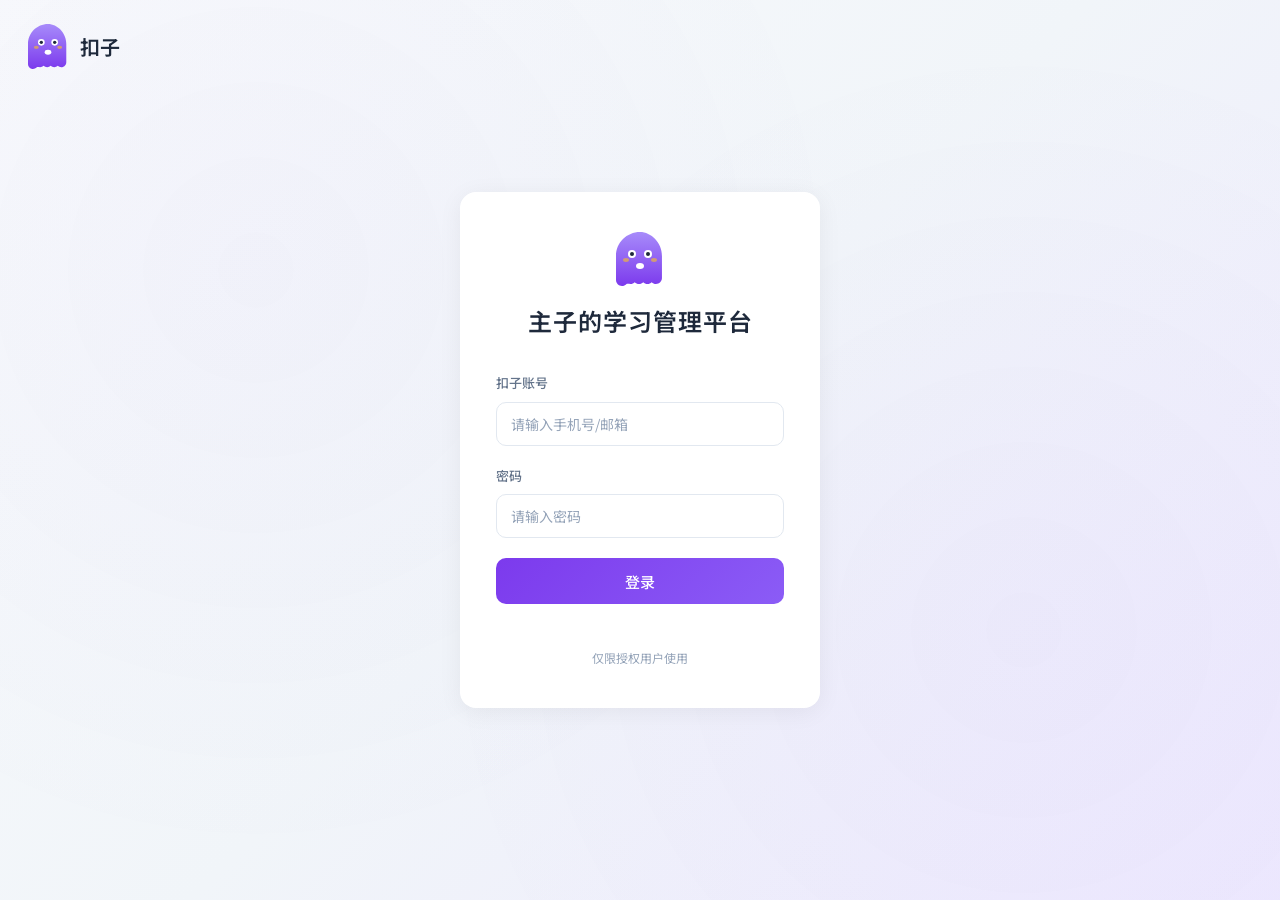
<file: index.html>
<!DOCTYPE html>
<html lang="zh-CN">
<head>
    <meta charset="UTF-8">
    <meta name="viewport" content="width=device-width, initial-scale=1.0">
    <title>主子的学习管理平台</title>
    <link href="https://fonts.googleapis.com/css2?family=Noto+Sans+SC:wght@400;500;600;700&display=swap" rel="stylesheet">
    <link rel="stylesheet" href="css/style.css">
    <style>
        * {
            margin: 0;
            padding: 0;
            box-sizing: border-box;
        }

        body {
            font-family: 'Noto Sans SC', -apple-system, BlinkMacSystemFont, sans-serif;
            min-height: 100vh;
            background: linear-gradient(135deg, #F8FAFC 0%, #F1F5F9 50%, #EDE9FE 100%);
            display: flex;
            align-items: center;
            justify-content: center;
            position: relative;
        }

        body::before {
            content: '';
            position: fixed;
            top: 0;
            left: 0;
            width: 100%;
            height: 100%;
            background-image: 
                radial-gradient(circle at 20% 30%, rgba(124, 58, 237, 0.03) 0%, transparent 50%),
                radial-gradient(circle at 80% 70%, rgba(124, 58, 237, 0.03) 0%, transparent 50%);
            pointer-events: none;
        }

        .coze-header {
            position: fixed;
            top: 24px;
            left: 28px;
            display: flex;
            align-items: center;
            gap: 12px;
            z-index: 100;
        }

        .coze-logo {
            width: 40px;
            height: 45px;
        }

        .coze-logo img {
            width: 100%;
            height: 100%;
            object-fit: contain;
        }

        .coze-text {
            font-size: 20px;
            font-weight: 600;
            color: #1E293B;
        }

        .login-container {
            width: 360px;
            background: white;
            border-radius: 16px;
            padding: 40px 36px;
            box-shadow: 0 4px 24px rgba(0, 0, 0, 0.06);
            position: relative;
            z-index: 10;
        }

        .logo {
            text-align: center;
            margin-bottom: 32px;
        }

        .logo-icon {
            width: 48px;
            height: 54px;
            margin: 0 auto 16px;
        }

        .logo-icon img {
            width: 100%;
            height: 100%;
            object-fit: contain;
        }

        .platform-name {
            font-family: 'Noto Sans SC', sans-serif;
            font-size: 24px;
            font-weight: 600;
            color: #1E293B;
            letter-spacing: 1px;
        }

        .form-group {
            margin-bottom: 20px;
        }

        .form-group label {
            display: block;
            font-size: 13px;
            font-weight: 500;
            color: #64748B;
            margin-bottom: 8px;
        }

        .form-group input {
            width: 100%;
            height: 44px;
            padding: 0 14px;
            border: 1px solid #E2E8F0;
            border-radius: 10px;
            font-size: 14px;
            color: #1E293B;
            transition: all 0.2s;
            outline: none;
            font-family: inherit;
        }

        .form-group input:focus {
            border-color: #7C3AED;
            box-shadow: 0 0 0 3px rgba(124, 58, 237, 0.1);
        }

        .form-group input::placeholder {
            color: #94A3B8;
        }

        .login-btn {
            width: 100%;
            height: 46px;
            background: linear-gradient(135deg, #7C3AED 0%, #8B5CF6 100%);
            border: none;
            border-radius: 10px;
            font-size: 15px;
            font-weight: 500;
            color: white;
            cursor: pointer;
            transition: all 0.2s;
            margin-bottom: 20px;
            font-family: inherit;
        }

        .login-btn:hover {
            transform: translateY(-1px);
            box-shadow: 0 4px 12px rgba(124, 58, 237, 0.3);
        }

        .login-btn:active {
            transform: translateY(0);
        }

        .divider {
            display: flex;
            align-items: center;
            margin: 24px 0;
        }

        .divider-line {
            flex: 1;
            height: 1px;
            background: #E2E8F0;
        }

        .divider-text {
            padding: 0 16px;
            font-size: 12px;
            color: #94A3B8;
        }

        .wechat-btn {
            width: 100%;
            height: 46px;
            background: #07C160;
            border: none;
            border-radius: 10px;
            font-size: 15px;
            font-weight: 500;
            color: white;
            cursor: pointer;
            transition: all 0.2s;
            display: flex;
            align-items: center;
            justify-content: center;
            gap: 8px;
            font-family: inherit;
        }

        .wechat-btn:hover {
            background: #06AD56;
            transform: translateY(-1px);
            box-shadow: 0 4px 12px rgba(7, 193, 96, 0.3);
        }

        .wechat-btn svg {
            width: 20px;
            height: 20px;
        }

        .footer-text {
            text-align: center;
            margin-top: 24px;
            font-size: 12px;
            color: #94A3B8;
        }

        /* 微信登录弹窗 */
        .modal-overlay {
            display: none;
            position: fixed;
            top: 0;
            left: 0;
            width: 100%;
            height: 100%;
            background: rgba(0, 0, 0, 0.5);
            z-index: 1000;
            align-items: center;
            justify-content: center;
            opacity: 0;
            visibility: hidden;
            transition: all 0.2s ease;
        }

        .modal-overlay.active {
            display: flex;
            opacity: 1;
            visibility: visible;
        }

        @keyframes fadeIn {
            from { opacity: 0; }
            to { opacity: 1; }
        }

        .modal-content {
            background: white;
            border-radius: 16px;
            padding: 32px;
            width: 320px;
            text-align: center;
            position: relative;
            animation: slideUp 0.3s ease;
        }

        @keyframes slideUp {
            from { transform: translateY(20px); opacity: 0; }
            to { transform: translateY(0); opacity: 1; }
        }

        .modal-close {
            position: absolute;
            top: 16px;
            right: 16px;
            width: 24px;
            height: 24px;
            border: none;
            background: none;
            cursor: pointer;
            font-size: 20px;
            color: #94A3B8;
        }

        .modal-close:hover {
            color: #1E293B;
        }

        .qr-placeholder {
            width: 200px;
            height: 200px;
            background: linear-gradient(135deg, #F1F5F9 0%, #E2E8F0 100%);
            border-radius: 12px;
            margin: 20px auto;
            display: flex;
            flex-direction: column;
            align-items: center;
            justify-content: center;
            color: #64748B;
            font-size: 14px;
            border: 2px dashed #CBD5E1;
        }

        .qr-placeholder-icon {
            font-size: 48px;
            margin-bottom: 12px;
        }

        .modal-tip {
            font-size: 13px;
            color: #64748B;
            margin-top: 16px;
        }

        /* 手机端适配 */
        @media (max-width: 768px) {
            body {
                padding: 24px;
                padding-top: 80px;
            }

            .coze-header {
                top: 20px;
                left: 20px;
            }

            .coze-logo {
                width: 32px;
                height: 36px;
            }

            .coze-text {
                font-size: 17px;
            }

            .login-container {
                width: 100%;
                max-width: 320px;
                padding: 36px 28px;
            }

            .logo-icon {
                width: 44px;
                height: 50px;
            }

            .platform-name {
                font-size: 22px;
            }

            .form-group input {
                height: 48px;
                font-size: 15px;
            }

            .login-btn, .wechat-btn {
                height: 50px;
                font-size: 16px;
            }
        }
    </style>
</head>
<body>
    <!-- 左上角扣子Logo -->
    <div class="coze-header">
        <div class="coze-logo">
            <img src="assets/coze-logo.svg" alt="扣子">
        </div>
        <span class="coze-text">扣子</span>
    </div>

    <div class="login-container">
        <div class="logo">
            <div class="logo-icon">
                <img src="assets/coze-logo.svg" alt="扣子">
            </div>
            <div class="platform-name">主子的学习管理平台</div>
        </div>

        <div class="form-group">
            <label>扣子账号</label>
            <input type="text" id="username" placeholder="请输入手机号/邮箱">
        </div>

        <div class="form-group">
            <label>密码</label>
            <input type="password" id="password" placeholder="请输入密码">
        </div>

        <button class="login-btn" id="loginBtn">登录</button>

        <div class="footer-text">
            仅限授权用户使用
        </div>
    </div>

    <!-- 主应用容器 (SPA) -->
    <div id="app-container" style="display: none;"></div>

    <script src="js/utils.js"></script>
    <script src="js/storage.js"></script>
    <script src="js/router.js"></script>
    <script src="js/app.js"></script>
    <script>
        document.addEventListener('DOMContentLoaded', function() {
            var loginBtn = document.getElementById('loginBtn');
            var usernameInput = document.getElementById('username');
            var passwordInput = document.getElementById('password');
            
            // 检查是否已登录，如果已登录直接跳转到首页
            if (Storage.isLoggedIn()) {
                showApp();
                return;
            }

            // 扣子账号登录
            loginBtn.addEventListener('click', function() {
                var username = usernameInput.value.trim();
                var password = passwordInput.value.trim();

                if (!username) {
                    showToast('请输入账号');
                    usernameInput.focus();
                    return;
                }
                if (!password) {
                    showToast('请输入密码');
                    passwordInput.focus();
                    return;
                }

                // 模拟登录成功
                Storage.login(username);
                showToast('登录成功！');
                
                // 显示SPA应用
                setTimeout(function() {
                    showApp();
                }, 500);
            });

            // 回车登录
            passwordInput.addEventListener('keypress', function(e) {
                if (e.key === 'Enter') {
                    loginBtn.click();
                }
            });
            
            // 显示SPA应用
            function showApp() {
                document.body.innerHTML = '';
                document.body.style.background = '#F8FAFC';
                
                var appContainer = document.createElement('div');
                appContainer.id = 'app-container';
                appContainer.className = 'app-container';
                document.body.appendChild(appContainer);
                
                // 初始化路由
                Router.init();
                
                // 监听路由变化，更新页面内容
                var isInitializing = true;
                window.addEventListener('hashchange', function() {
                    if (isInitializing) return; // 初始化期间忽略
                    var hash = window.location.hash.slice(1) || 'home';
                    if (hash === 'index') {
                        // 登出
                        Storage.logout();
                        window.location.reload();
                    }
                });
                // 初始化完成后允许处理
                setTimeout(function() { isInitializing = false; }, 100);
            }
            
            // Toast提示
            function showToast(message) {
                var toast = document.createElement('div');
                toast.style.cssText = 'position: fixed; bottom: 100px; left: 50%; transform: translateX(-50%); background: #1E293B; color: white; padding: 12px 24px; border-radius: 10px; font-size: 14px; z-index: 2000; animation: fadeIn 0.3s ease;';
                toast.textContent = message;
                document.body.appendChild(toast);
                
                setTimeout(function() {
                    toast.style.animation = 'fadeOut 0.3s ease forwards';
                    setTimeout(function() {
                        toast.remove();
                    }, 300);
                }, 2000);
            }
            
            // 添加fadeOut动画
            var style = document.createElement('style');
            style.textContent = '@keyframes fadeOut { from { opacity: 1; } to { opacity: 0; } }';
            document.head.appendChild(style);
        });
    </script>
</body>
</html>
</file>
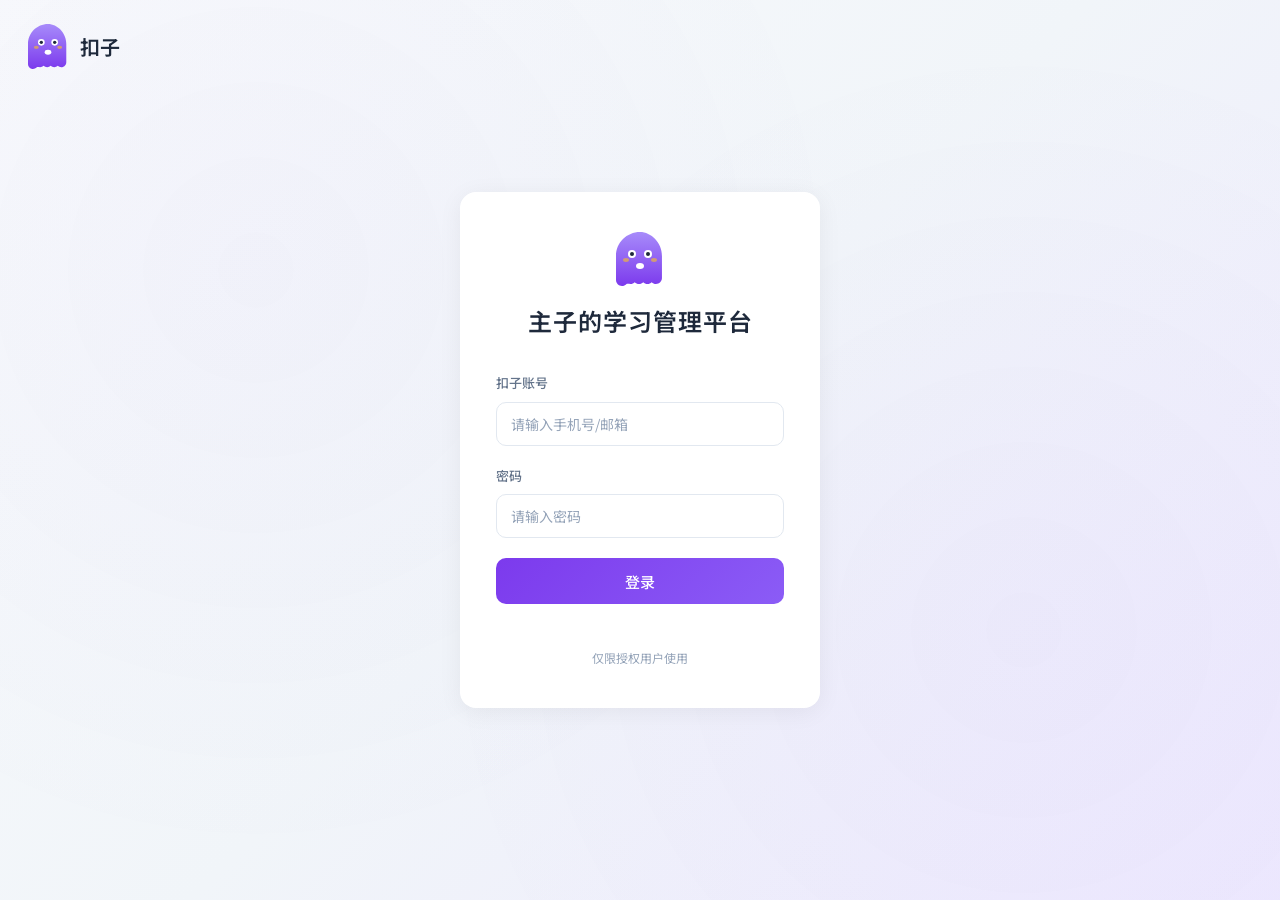
<file: pages/archive.html>
<!DOCTYPE html>
<html lang="zh-CN">
<head>
    <meta charset="UTF-8">
    <meta name="viewport" content="width=device-width, initial-scale=1.0">
    <title>学习档案 - 主子的学习管理平台</title>
    <link href="https://fonts.googleapis.com/css2?family=Noto+Sans+SC:wght@400;500;600;700&display=swap" rel="stylesheet">
    <link rel="stylesheet" href="../css/style.css">
</head>
<body>
    <div class="app-container">
        <header class="app-header">
            <div class="header-left">
                <button class="back-btn" onclick="Router.go('home')">
                    <svg width="16" height="16" viewBox="0 0 24 24" fill="none" stroke="currentColor" stroke-width="2">
                        <polyline points="15 18 9 12 15 6"></polyline>
                    </svg>
                </button>
                <img src="../assets/coze-logo.svg" alt="扣子" style="width: 32px; height: 36px;">
                <span class="header-title">学习档案</span>
            </div>
        </header>

        <nav class="bottom-nav">
            <a class="nav-item" href="#home">
                <svg viewBox="0 0 24 24" fill="none" stroke="currentColor" stroke-width="2">
                    <path d="M3 9l9-7 9 7v11a2 2 0 0 1-2 2H5a2 2 0 0 1-2-2z"></path>
                </svg>
                <span>首页</span>
            </a>
            <a class="nav-item" href="#record">
                <svg viewBox="0 0 24 24" fill="none" stroke="currentColor" stroke-width="2">
                    <line x1="12" y1="5" x2="12" y2="19"></line>
                    <line x1="5" y1="12" x2="19" y2="12"></line>
                </svg>
                <span>录入</span>
            </a>
            <a class="nav-item" href="#calendar">
                <svg viewBox="0 0 24 24" fill="none" stroke="currentColor" stroke-width="2">
                    <rect x="3" y="4" width="18" height="18" rx="2"></rect>
                </svg>
                <span>日历</span>
            </a>
            <a class="nav-item" href="#task">
                <svg viewBox="0 0 24 24" fill="none" stroke="currentColor" stroke-width="2">
                    <path d="M22 11.08V12a10 10 0 1 1-5.93-9.14"></path>
                </svg>
                <span>任务</span>
            </a>
            <a class="nav-item active" href="#archive">
                <svg viewBox="0 0 24 24" fill="none" stroke="currentColor" stroke-width="2">
                    <path d="M22 19a2 2 0 0 1-2 2H4a2 2 0 0 1-2-2V5a2 2 0 0 1 2-2h5l2 3h9a2 2 0 0 1 2 2z"></path>
                </svg>
                <span>档案</span>
            </a>
        </nav>

        <main class="app-main">
            <div class="page-header">
                <div class="page-title">学习档案</div>
                <div class="page-subtitle">回顾学习历程，见证成长</div>
            </div>

            <div class="tabs">
                <button class="tab active" data-tab="by-content">按内容查看</button>
                <button class="tab" data-tab="by-date">按日期查看</button>
            </div>

            <div id="archive-content">
                <div class="loading"><div class="spinner"></div></div>
            </div>
        </main>
    </div>

    <script src="../js/utils.js"></script>
    <script src="../js/storage.js"></script>
    <script src="../js/router.js"></script>
    <script src="../js/app.js"></script>
    <script>
        let currentTab = 'by-content';
        let expandedBooks = {};

        document.addEventListener('DOMContentLoaded', function() {
            // 检查登录状态
            if (!Storage.isLoggedIn()) {
                window.location.href = '../index.html';
                return;
            }
            
            // Tab切换
            document.querySelectorAll('.tab').forEach(tab => {
                tab.addEventListener('click', function() {
                    document.querySelectorAll('.tab').forEach(t => t.classList.remove('active'));
                    this.classList.add('active');
                    currentTab = this.dataset.tab;
                    loadArchive();
                });
            });

            loadArchive();
        });

        async function loadArchive() {
            const container = document.getElementById('archive-content');

            if (currentTab === 'by-content') {
                // 按内容查看
                const mockBooks = [
                    { id: 'book_1', name: '认知觉醒', type: '图书', recordCount: 12, masteryScore: 7.5, status: 'learning', records: [
                        { date: Utils.getToday(), desc: '第三章：元认知', duration: 45 },
                        { date: Utils.getRelativeDate(-1), desc: '第二章：潜意识', duration: 50 }
                    ]},
                    { id: 'book_2', name: 'Python编程', type: '视频', recordCount: 8, masteryScore: 9, status: 'learning', records: [
                        { date: Utils.getRelativeDate(-2), desc: '基础语法', duration: 30 }
                    ]},
                    { id: 'book_3', name: '英语听力', type: '音频文稿', recordCount: 15, masteryScore: 8, status: 'completed', records: [
                        { date: Utils.getRelativeDate(-5), desc: 'VOA慢速英语', duration: 20 }
                    ]}
                ];

                container.innerHTML = mockBooks.map(book => `
                    <div class="card mb-4">
                        <div onclick="toggleBookDetail('${book.id}')" style="cursor: pointer;">
                            <div class="flex items-center gap-4">
                                <div class="list-item-icon" style="width: 56px; height: 56px; font-size: 24px;">
                                    ${book.type === '图书' ? '📚' : book.type === '视频' ? '🎬' : '🎧'}
                                </div>
                                <div class="flex-1">
                                    <div class="font-semibold">${book.name}</div>
                                    <div class="flex items-center gap-2 mt-2">
                                        <span class="tag tag-primary">${book.type}</span>
                                        <span class="text-muted" style="font-size: 12px;">录入${book.recordCount}次</span>
                                        <span class="tag ${book.status === 'completed' ? 'tag-success' : 'tag-warning'}">
                                            ${book.status === 'completed' ? '已完成' : '学习中'}
                                        </span>
                                    </div>
                                </div>
                                <div class="text-right">
                                    <div class="text-purple font-semibold">${book.masteryScore}</div>
                                    <div class="text-muted" style="font-size: 12px;">掌握度</div>
                                </div>
                            </div>

                            <div class="progress-bar mt-4">
                                <div class="progress-fill" style="width: ${book.masteryScore * 10}%;"></div>
                            </div>
                        </div>

                        <!-- 二级视图：日期列表 -->
                        <div id="book-detail-${book.id}" style="display: ${expandedBooks[book.id] ? 'block' : 'none'}; margin-top: 16px; padding-top: 16px; border-top: 1px solid var(--border-light);">
                            ${book.records.map(rec => `
                                <div class="flex items-center justify-between mb-2" style="font-size: 13px;">
                                    <span class="text-muted">${rec.date}</span>
                                    <span>${rec.desc}</span>
                                    <span class="text-muted">${rec.duration}分钟</span>
                                </div>
                            `).join('')}
                        </div>

                        ${book.status !== 'completed' ? `
                            <button class="btn btn-sm btn-outline mt-4" onclick="event.stopPropagation(); markComplete('${book.id}')">
                                标记完成
                            </button>
                        ` : ''}
                    </div>
                `).join('');
            } else {
                // 按日期查看
                const mockDates = [
                    { date: Utils.getToday(), records: [
                        { name: '认知觉醒', type: '图书', desc: '第三章：元认知', duration: 45, score: 8 }
                    ]},
                    { date: Utils.getRelativeDate(-1), records: [
                        { name: 'Python编程', type: '视频', desc: '基础语法', duration: 30, score: 9 },
                        { name: '英语听力', type: '音频文稿', desc: 'VOA慢速', duration: 20, score: 7 }
                    ]},
                    { date: Utils.getRelativeDate(-2), records: [
                        { name: '认知觉醒', type: '图书', desc: '第二章：潜意识', duration: 50, score: 8 }
                    ]}
                ];

                container.innerHTML = mockDates.map(item => `
                    <div class="card mb-4">
                        <div class="card-header">
                            <div class="card-title">${item.date}</div>
                            <span class="text-muted">${item.records.length}条记录</span>
                        </div>
                        ${item.records.map(rec => `
                            <div class="list-item" style="cursor: default;">
                                <div class="list-item-icon" style="width: 40px; height: 40px; font-size: 18px;">
                                    ${rec.type === '图书' ? '📚' : rec.type === '视频' ? '🎬' : '🎧'}
                                </div>
                                <div class="list-item-content">
                                    <div class="list-item-title">${rec.name}</div>
                                    <div class="list-item-desc">${rec.desc}</div>
                                </div>
                                <div class="text-right">
                                    <div class="text-muted">${rec.duration}分钟</div>
                                    <div class="text-purple" style="font-size: 12px;">★ ${rec.score}</div>
                                </div>
                            </div>
                        `).join('')}
                    </div>
                `).join('');
            }
        }

        function toggleBookDetail(bookId) {
            expandedBooks[bookId] = !expandedBooks[bookId];
            const detail = document.getElementById(`book-detail-${bookId}`);
            if (detail) {
                detail.style.display = expandedBooks[bookId] ? 'block' : 'none';
            }
        }

        async function markComplete(bookId) {
            const confirmed = await Utils.showConfirm('标记完成', '确认将此内容标记为已完成？\n完成后将不再生成该内容的复习任务。');
            if (confirmed) {
                Utils.showToast('已标记为完成 ✓', 'success');
                loadArchive();
            }
        }
    </script>
</body>
</html>
</file>
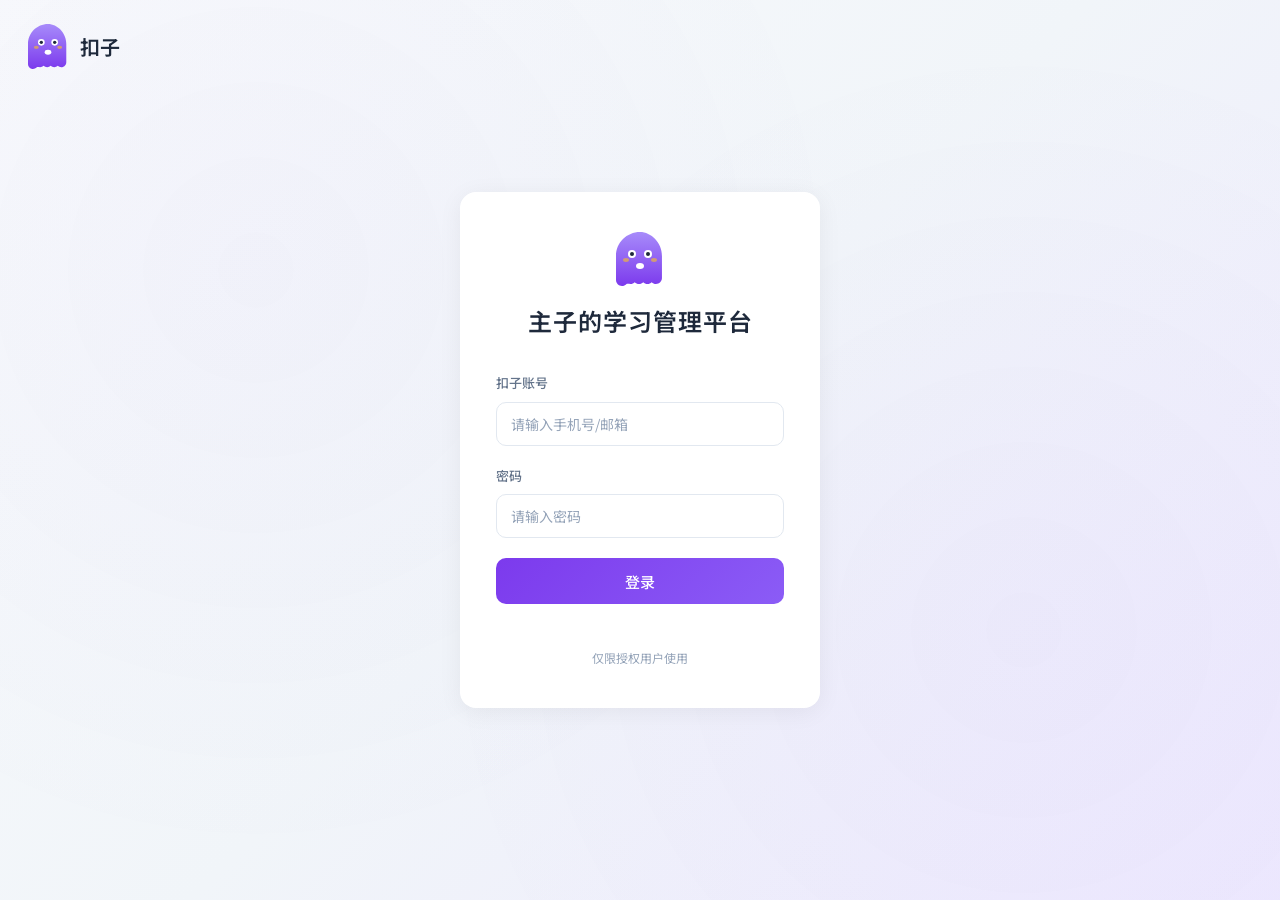
<file: pages/calendar.html>
<!DOCTYPE html>
<html lang="zh-CN">
<head>
    <meta charset="UTF-8">
    <meta name="viewport" content="width=device-width, initial-scale=1.0">
    <title>日历 - 主子的学习管理平台</title>
    <link href="https://fonts.googleapis.com/css2?family=Noto+Sans+SC:wght@400;500;600;700&display=swap" rel="stylesheet">
    <link rel="stylesheet" href="../css/style.css">
</head>
<body>
    <div class="app-container">
        <header class="app-header">
            <div class="header-left">
                <button class="back-btn" onclick="Router.go('home')">
                    <svg width="16" height="16" viewBox="0 0 24 24" fill="none" stroke="currentColor" stroke-width="2">
                        <polyline points="15 18 9 12 15 6"></polyline>
                    </svg>
                </button>
                <img src="../assets/coze-logo.svg" alt="扣子" style="width: 32px; height: 36px;">
                <span class="header-title">学习日历</span>
            </div>
            <div class="header-right">
                <div class="user-info">
                    <div class="user-avatar">U</div>
                </div>
            </div>
        </header>

        <nav class="bottom-nav">
            <a class="nav-item" href="#home">
                <svg viewBox="0 0 24 24" fill="none" stroke="currentColor" stroke-width="2">
                    <path d="M3 9l9-7 9 7v11a2 2 0 0 1-2 2H5a2 2 0 0 1-2-2z"></path>
                </svg>
                <span>首页</span>
            </a>
            <a class="nav-item" href="#record">
                <svg viewBox="0 0 24 24" fill="none" stroke="currentColor" stroke-width="2">
                    <line x1="12" y1="5" x2="12" y2="19"></line>
                    <line x1="5" y1="12" x2="19" y2="12"></line>
                </svg>
                <span>录入</span>
            </a>
            <a class="nav-item active" href="#calendar">
                <svg viewBox="0 0 24 24" fill="none" stroke="currentColor" stroke-width="2">
                    <rect x="3" y="4" width="18" height="18" rx="2"></rect>
                </svg>
                <span>日历</span>
            </a>
            <a class="nav-item" href="#task">
                <svg viewBox="0 0 24 24" fill="none" stroke="currentColor" stroke-width="2">
                    <path d="M22 11.08V12a10 10 0 1 1-5.93-9.14"></path>
                </svg>
                <span>任务</span>
            </a>
            <a class="nav-item" href="#archive">
                <svg viewBox="0 0 24 24" fill="none" stroke="currentColor" stroke-width="2">
                    <path d="M22 19a2 2 0 0 1-2 2H4a2 2 0 0 1-2-2V5a2 2 0 0 1 2-2h5l2 3h9a2 2 0 0 1 2 2z"></path>
                </svg>
                <span>档案</span>
            </a>
        </nav>

        <main class="app-main">
            <div class="page-header">
                <div class="page-title">学习日历</div>
                <div class="page-subtitle">查看历史学习记录</div>
            </div>

            <div class="calendar" id="full-calendar">
                <div class="calendar-header">
                    <div class="calendar-title" id="calendar-title">加载中...</div>
                    <div class="calendar-nav">
                        <button onclick="prevMonth()">‹</button>
                        <button onclick="nextMonth()">›</button>
                    </div>
                </div>
                <div class="calendar-weekdays">
                    <div class="calendar-weekday">日</div>
                    <div class="calendar-weekday">一</div>
                    <div class="calendar-weekday">二</div>
                    <div class="calendar-weekday">三</div>
                    <div class="calendar-weekday">四</div>
                    <div class="calendar-weekday">五</div>
                    <div class="calendar-weekday">六</div>
                </div>
                <div class="calendar-days" id="calendar-days"></div>
            </div>

            <!-- 选中日期详情 -->
            <div class="card mt-4" id="day-detail" style="display: none;">
                <div class="card-header">
                    <div class="card-title" id="detail-date">选择日期</div>
                </div>
                <div id="detail-records">
                    <div class="text-muted text-center" style="padding: 20px;">暂无记录</div>
                </div>
            </div>
        </main>
    </div>

    <script src="../js/utils.js"></script>
    <script src="../js/storage.js"></script>
    <script src="../js/router.js"></script>
    <script src="../js/app.js"></script>
    <script>
        let currentMonth = new Date();
        let selectedDate = null;

        document.addEventListener('DOMContentLoaded', function() {
            // 检查登录状态
            if (!Storage.isLoggedIn()) {
                window.location.href = '../index.html';
                return;
            }
            
            renderCalendar();
        });

        async function renderCalendar() {
            const year = currentMonth.getFullYear();
            const month = currentMonth.getMonth() + 1;

            document.getElementById('calendar-title').textContent = `${year}年${month}月`;

            // 获取月份记录
            const records = await getMonthRecordCounts(year, month);

            const firstDay = Utils.getMonthFirstDay(currentMonth);
            const lastDay = Utils.getMonthLastDay(currentMonth);
            const startDay = firstDay.getDay();
            const daysInMonth = lastDay.getDate();

            const container = document.getElementById('calendar-days');
            let html = '';

            // 上月空白
            const prevMonth = new Date(year, month - 2, 1);
            const prevMonthDays = Utils.getMonthDays(prevMonth);
            for (let i = startDay - 1; i >= 0; i--) {
                html += `<div class="calendar-day other-month">${prevMonthDays - i}</div>`;
            }

            // 当月日期
            const today = Utils.getToday();
            for (let day = 1; day <= daysInMonth; day++) {
                const dateStr = `${year}-${String(month).padStart(2, '0')}-${String(day).padStart(2, '0')}`;
                const recordCount = records[dateStr] || 0;
                const level = Utils.getIntensityLevel(recordCount);
                const isToday = dateStr === today;
                const isSelected = dateStr === selectedDate;

                let classes = 'calendar-day';
                if (isToday) classes += ' today';
                if (isSelected) classes += ' selected';
                if (level > 0) classes += ` level-${level}`;

                html += `
                    <div class="${classes}" data-date="${dateStr}" onclick="selectDate('${dateStr}')">
                        ${day}
                        ${recordCount > 0 ? `<span class="record-count">${recordCount}</span>` : ''}
                    </div>
                `;
            }

            // 下月空白
            const totalCells = startDay + daysInMonth;
            const remaining = totalCells % 7 === 0 ? 0 : 7 - (totalCells % 7);
            for (let i = 1; i <= remaining; i++) {
                html += `<div class="calendar-day other-month">${i}</div>`;
            }

            container.innerHTML = html;
        }

        async function getMonthRecordCounts(year, month) {
            const key = `records_${year}_${month}`;
            let records = Utils.storage.get(key, null);

            if (!records) {
                records = {};
                const daysInMonth = Utils.getMonthDays(new Date(year, month - 1));
                for (let day = 1; day <= daysInMonth; day++) {
                    if (Math.random() > 0.3) {
                        const dateStr = `${year}-${String(month).padStart(2, '0')}-${String(day).padStart(2, '0')}`;
                        records[dateStr] = Math.floor(Math.random() * 4);
                    }
                }
                Utils.storage.set(key, records);
            }

            return records;
        }

        function prevMonth() {
            currentMonth.setMonth(currentMonth.getMonth() - 1);
            renderCalendar();
        }

        function nextMonth() {
            currentMonth.setMonth(currentMonth.getMonth() + 1);
            renderCalendar();
        }

        async function selectDate(dateStr) {
            selectedDate = dateStr;

            document.querySelectorAll('.calendar-day').forEach(el => {
                el.classList.remove('selected');
            });
            const selected = document.querySelector(`.calendar-day[data-date="${dateStr}"]`);
            if (selected) {
                selected.classList.add('selected');
            }

            const detailEl = document.getElementById('day-detail');
            detailEl.style.display = 'block';
            document.getElementById('detail-date').textContent = dateStr;

            const recordData = await Storage.getRecord(dateStr);
            const records = recordData.records || [];

            if (records.length === 0) {
                document.getElementById('detail-records').innerHTML = 
                    '<div class="text-muted text-center" style="padding: 20px;">暂无记录</div>';
            } else {
                document.getElementById('detail-records').innerHTML = records.map(rec => `
                    <div class="list-item">
                        <div class="list-item-icon">
                            ${rec.type === '图书' ? '📚' : rec.type === '视频' ? '🎬' : '🎧'}
                        </div>
                        <div class="list-item-content">
                            <div class="list-item-title">${rec.content_name}</div>
                            <div class="list-item-desc">${rec.content_desc || '无描述'} · ${rec.duration}分钟</div>
                        </div>
                    </div>
                `).join('');
            }
        }
    </script>
</body>
</html>
</file>
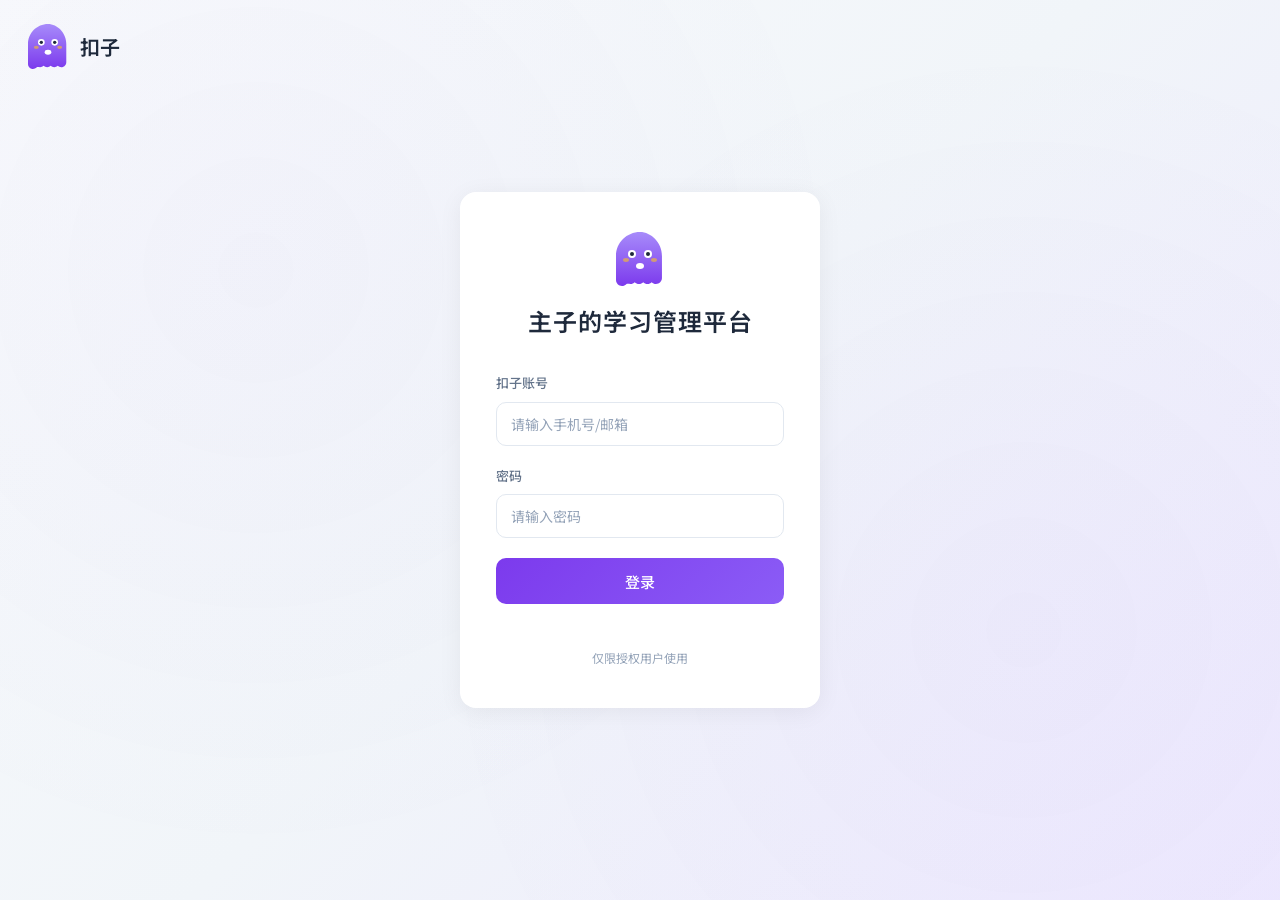
<file: pages/exam.html>
<!DOCTYPE html>
<html lang="zh-CN">
<head>
    <meta charset="UTF-8">
    <meta name="viewport" content="width=device-width, initial-scale=1.0">
    <title>答题 - 主子的学习管理平台</title>
    <link href="https://fonts.googleapis.com/css2?family=Noto+Sans+SC:wght@400;500;600;700&display=swap" rel="stylesheet">
    <link rel="stylesheet" href="../css/style.css">
</head>
<body>
    <div class="app-container">
        <header class="app-header">
            <div class="header-left">
                <button class="back-btn" onclick="Router.go('home')">
                    <svg width="16" height="16" viewBox="0 0 24 24" fill="none" stroke="currentColor" stroke-width="2">
                        <polyline points="15 18 9 12 15 6"></polyline>
                    </svg>
                </button>
                <img src="../assets/coze-logo.svg" alt="扣子" style="width: 32px; height: 36px;">
                <span class="header-title">答题考核</span>
            </div>
            <div class="header-right">
                <div class="user-info">
                    <div class="user-avatar">U</div>
                </div>
            </div>
        </header>

        <nav class="bottom-nav">
            <a class="nav-item" href="#home">
                <svg viewBox="0 0 24 24" fill="none" stroke="currentColor" stroke-width="2">
                    <path d="M3 9l9-7 9 7v11a2 2 0 0 1-2 2H5a2 2 0 0 1-2-2z"></path>
                </svg>
                <span>首页</span>
            </a>
            <a class="nav-item" href="#record">
                <svg viewBox="0 0 24 24" fill="none" stroke="currentColor" stroke-width="2">
                    <line x1="12" y1="5" x2="12" y2="19"></line>
                    <line x1="5" y1="12" x2="19" y2="12"></line>
                </svg>
                <span>录入</span>
            </a>
            <a class="nav-item" href="#calendar">
                <svg viewBox="0 0 24 24" fill="none" stroke="currentColor" stroke-width="2">
                    <rect x="3" y="4" width="18" height="18" rx="2"></rect>
                </svg>
                <span>日历</span>
            </a>
            <a class="nav-item" href="#task">
                <svg viewBox="0 0 24 24" fill="none" stroke="currentColor" stroke-width="2">
                    <path d="M22 11.08V12a10 10 0 1 1-5.93-9.14"></path>
                </svg>
                <span>任务</span>
            </a>
            <a class="nav-item" href="#archive">
                <svg viewBox="0 0 24 24" fill="none" stroke="currentColor" stroke-width="2">
                    <path d="M22 19a2 2 0 0 1-2 2H4a2 2 0 0 1-2-2V5a2 2 0 0 1 2-2h5l2 3h9a2 2 0 0 1 2 2z"></path>
                </svg>
                <span>档案</span>
            </a>
        </nav>

        <main class="app-main">
            <div class="page-header">
                <div class="page-title">答题考核</div>
                <div class="page-subtitle">检验学习效果，巩固记忆</div>
            </div>

            <div id="exam-content">
                <div class="loading"><div class="spinner"></div></div>
            </div>
        </main>
    </div>

    <script src="../js/utils.js"></script>
    <script src="../js/storage.js"></script>
    <script src="../js/router.js"></script>
    <script src="../js/app.js"></script>
    <script>
        let examData = null;
        let scores = {};

        document.addEventListener('DOMContentLoaded', function() {
            // 检查登录状态
            if (!Storage.isLoggedIn()) {
                window.location.href = '../index.html';
                return;
            }
            
            loadExam();
        });

        async function loadExam() {
            const container = document.getElementById('exam-content');

            // 模拟考核数据
            examData = Storage.generateMockExam();

            container.innerHTML = `
                <div class="card mb-4">
                    <div class="card-header">
                        <div class="card-title">今日考核 · ${examData.book_name}</div>
                        <span class="card-badge">${examData.questions.length}题</span>
                    </div>
                    <div class="text-muted" style="font-size: 13px;">
                        请认真作答，完成后系统将进行评分
                    </div>
                </div>

                ${examData.questions.map((q, index) => `
                    <div class="question-card">
                        <div class="question-header">
                            <span class="question-type ${q.type === '记忆' ? 'memory' : 'understanding'}">
                                ${q.type === '记忆' ? '💭 记忆题' : '💡 理解题'}
                            </span>
                            <span class="question-source">来源：${q.source}</span>
                        </div>
                        <div class="question-text">${index + 1}. ${q.question}</div>

                        <div class="question-answer">
                            <label>你的回答：</label>
                            <div class="mt-2">
                                <button class="record-btn" style="width: 48px; height: 48px;"
                                        onclick="recordAnswer('${q.id}')">
                                    <svg width="20" height="20" viewBox="0 0 24 24" fill="currentColor">
                                        <path d="M12 14c1.66 0 3-1.34 3-3V5c0-1.66-1.34-3-3-3S9 3.34 9 5v6c0 1.66 1.34 3 3 3z"></path>
                                    </svg>
                                </button>
                            </div>
                            <div class="mt-2 text-muted" style="font-size: 12px;">
                                点击录音作答，录音将转文字存储
                            </div>
                        </div>

                        <div class="mt-4">
                            <label>自我评分（1-10星）：</label>
                            <div class="star-rating mt-2" data-question="${q.id}">
                                ${[1,2,3,4,5,6,7,8,9,10].map(n => `
                                    <svg class="star" data-score="${n}" onclick="setScore(this, ${n}, '${q.id}')"
                                         viewBox="0 0 24 24" fill="currentColor">
                                        <polygon points="12 2 15.09 8.26 22 9.27 17 14.14 18.18 21.02 12 17.77 5.82 21.02 7 14.14 2 9.27 8.91 8.26 12 2"></polygon>
                                    </svg>
                                `).join('')}
                            </div>
                            <div class="text-muted mt-2" style="font-size: 12px;" id="score-text-${q.id}">
                                未评分
                            </div>
                        </div>
                    </div>
                `).join('')}

                <button class="btn btn-primary btn-lg" style="width: 100%; margin-top: 20px;" onclick="submitExam()">
                    提交考核
                </button>
            `;
        }

        function recordAnswer(questionId) {
            Utils.showToast('开始录音...', 'default');
            // 模拟录音
            setTimeout(() => {
                Utils.showToast('回答已录制 ✓', 'success');
            }, 2000);
        }

        function setScore(star, score, questionId) {
            scores[questionId] = score;
            const container = star.closest('.star-rating');
            container.querySelectorAll('.star').forEach((s, i) => {
                s.classList.toggle('active', i < score);
            });
            document.getElementById(`score-text-${questionId}`).textContent = `${score}星`;
        }

        async function submitExam() {
            // 检查是否所有题目都已评分
            const unanswered = examData.questions.filter(q => !scores[q.id]);
            if (unanswered.length > 0) {
                Utils.showToast('请为所有题目评分后再提交', 'error');
                return;
            }

            const confirmed = await Utils.showConfirm('提交考核', '确认提交考核？提交后将无法修改。');
            if (confirmed) {
                Utils.showToast('考核已提交，正在评分...', 'success');

                // 计算平均分
                const avgScore = Object.values(scores).reduce((a, b) => a + b, 0) / Object.values(scores).length;

                setTimeout(() => {
                    Utils.showToast(`考核完成！平均得分${avgScore.toFixed(1)}星`, 'success');
                    Router.go('home');
                }, 2000);
            }
        }
    </script>
</body>
</html>
</file>
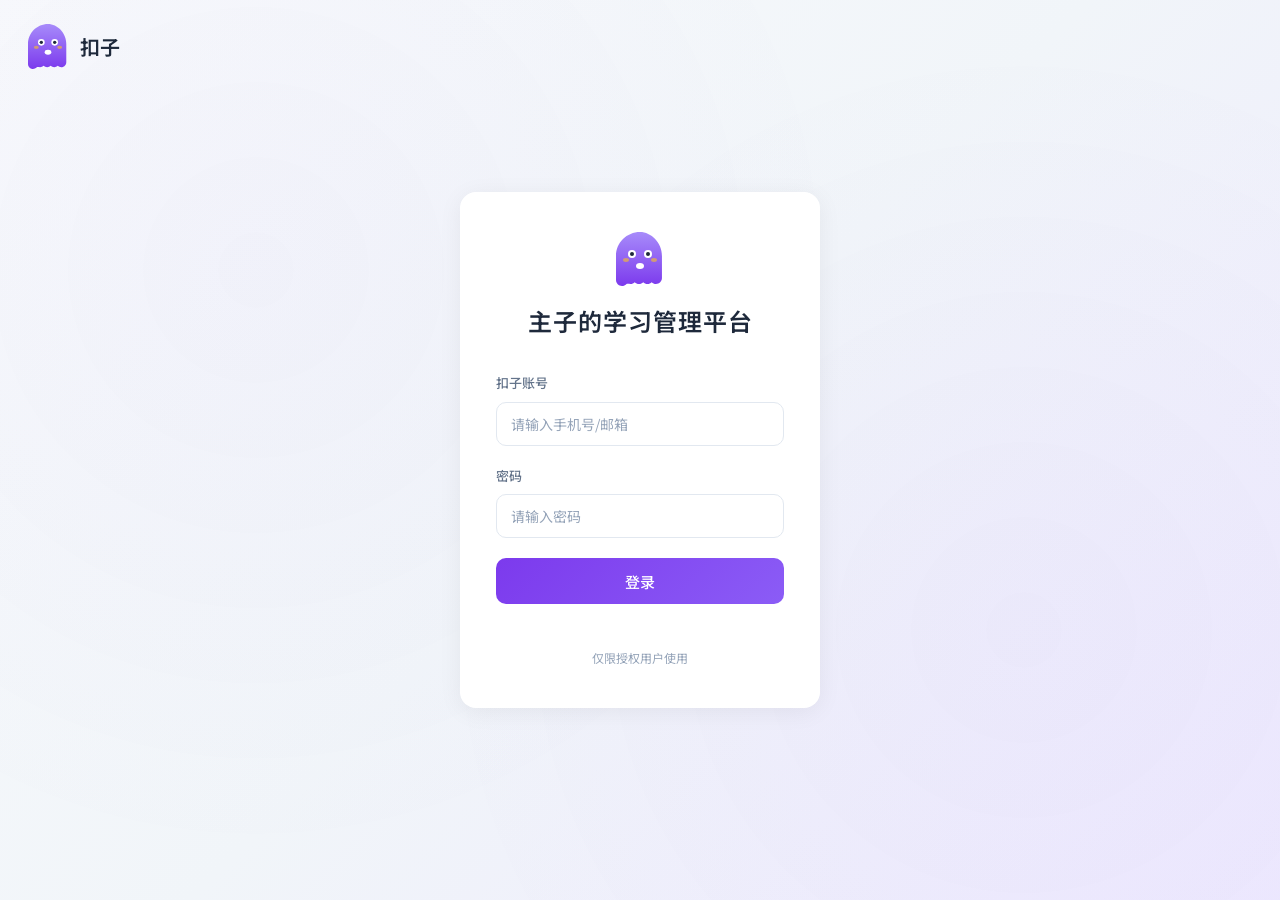
<file: pages/home.html>
<!DOCTYPE html>
<html lang="zh-CN">
<head>
    <meta charset="UTF-8">
    <meta name="viewport" content="width=device-width, initial-scale=1.0">
    <title>首页 - 主子的学习管理平台</title>
    <link href="https://fonts.googleapis.com/css2?family=Noto+Sans+SC:wght@400;500;600;700&display=swap" rel="stylesheet">
    <link rel="stylesheet" href="../css/style.css">
</head>
<body>
    <div class="app-container">
        <!-- 顶部导航 -->
        <header class="app-header">
            <div class="header-left">
                <img src="../assets/coze-logo.svg" alt="扣子" style="width: 32px; height: 36px;">
                <span class="header-title">首页</span>
            </div>
            <div class="header-right">
                <div class="user-info">
                    <div class="user-avatar" id="user-avatar">U</div>
                </div>
            </div>
        </header>

        <!-- 移动端底部导航 -->
        <nav class="bottom-nav">
            <a class="nav-item active" href="#home">
                <svg viewBox="0 0 24 24" fill="none" stroke="currentColor" stroke-width="2">
                    <path d="M3 9l9-7 9 7v11a2 2 0 0 1-2 2H5a2 2 0 0 1-2-2z"></path>
                    <polyline points="9 22 9 12 15 12 15 22"></polyline>
                </svg>
                <span>首页</span>
            </a>
            <a class="nav-item" href="#record">
                <svg viewBox="0 0 24 24" fill="none" stroke="currentColor" stroke-width="2">
                    <line x1="12" y1="5" x2="12" y2="19"></line>
                    <line x1="5" y1="12" x2="19" y2="12"></line>
                </svg>
                <span>录入</span>
            </a>
            <a class="nav-item" href="#calendar">
                <svg viewBox="0 0 24 24" fill="none" stroke="currentColor" stroke-width="2">
                    <rect x="3" y="4" width="18" height="18" rx="2" ry="2"></rect>
                    <line x1="16" y1="2" x2="16" y2="6"></line>
                    <line x1="8" y1="2" x2="8" y2="6"></line>
                    <line x1="3" y1="10" x2="21" y2="10"></line>
                </svg>
                <span>日历</span>
            </a>
            <a class="nav-item" href="#task">
                <svg viewBox="0 0 24 24" fill="none" stroke="currentColor" stroke-width="2">
                    <path d="M22 11.08V12a10 10 0 1 1-5.93-9.14"></path>
                    <polyline points="22 4 12 14.01 9 11.01"></polyline>
                </svg>
                <span>任务</span>
            </a>
            <a class="nav-item" href="#archive">
                <svg viewBox="0 0 24 24" fill="none" stroke="currentColor" stroke-width="2">
                    <path d="M22 19a2 2 0 0 1-2 2H4a2 2 0 0 1-2-2V5a2 2 0 0 1 2-2h5l2 3h9a2 2 0 0 1 2 2z"></path>
                </svg>
                <span>档案</span>
            </a>
        </nav>

        <!-- PC端侧边导航 -->
        <nav class="sidebar-nav">
            <a class="nav-item active" href="#home">
                <svg width="20" height="20" viewBox="0 0 24 24" fill="none" stroke="currentColor" stroke-width="2">
                    <path d="M3 9l9-7 9 7v11a2 2 0 0 1-2 2H5a2 2 0 0 1-2-2z"></path>
                </svg>
                首页
            </a>
            <a class="nav-item" href="#record">
                <svg width="20" height="20" viewBox="0 0 24 24" fill="none" stroke="currentColor" stroke-width="2">
                    <line x1="12" y1="5" x2="12" y2="19"></line>
                    <line x1="5" y1="12" x2="19" y2="12"></line>
                </svg>
                录入
            </a>
            <a class="nav-item" href="#calendar">
                <svg width="20" height="20" viewBox="0 0 24 24" fill="none" stroke="currentColor" stroke-width="2">
                    <rect x="3" y="4" width="18" height="18" rx="2"></rect>
                    <line x1="16" y1="2" x2="16" y2="6"></line>
                    <line x1="8" y1="2" x2="8" y2="6"></line>
                    <line x1="3" y1="10" x2="21" y2="10"></line>
                </svg>
                日历
            </a>
            <a class="nav-item" href="#task">
                <svg width="20" height="20" viewBox="0 0 24 24" fill="none" stroke="currentColor" stroke-width="2">
                    <path d="M22 11.08V12a10 10 0 1 1-5.93-9.14"></path>
                    <polyline points="22 4 12 14.01 9 11.01"></polyline>
                </svg>
                任务
            </a>
            <a class="nav-item" href="#exam">
                <svg width="20" height="20" viewBox="0 0 24 24" fill="none" stroke="currentColor" stroke-width="2">
                    <path d="M14 2H6a2 2 0 0 0-2 2v16a2 2 0 0 0 2 2h12a2 2 0 0 0 2-2V8z"></path>
                    <polyline points="14 2 14 8 20 8"></polyline>
                    <line x1="16" y1="13" x2="8" y2="13"></line>
                    <line x1="16" y1="17" x2="8" y2="17"></line>
                </svg>
                答题
            </a>
            <a class="nav-item" href="#archive">
                <svg width="20" height="20" viewBox="0 0 24 24" fill="none" stroke="currentColor" stroke-width="2">
                    <path d="M22 19a2 2 0 0 1-2 2H4a2 2 0 0 1-2-2V5a2 2 0 0 1 2-2h5l2 3h9a2 2 0 0 1 2 2z"></path>
                </svg>
                学习档案
            </a>
            <a class="nav-item" href="#knowledge">
                <svg width="20" height="20" viewBox="0 0 24 24" fill="none" stroke="currentColor" stroke-width="2">
                    <path d="M4 19.5A2.5 2.5 0 0 1 6.5 17H20"></path>
                    <path d="M6.5 2H20v20H6.5A2.5 2.5 0 0 1 4 19.5v-15A2.5 2.5 0 0 1 6.5 2z"></path>
                </svg>
                知识库
            </a>
            <a class="nav-item" href="#stats">
                <svg width="20" height="20" viewBox="0 0 24 24" fill="none" stroke="currentColor" stroke-width="2">
                    <line x1="18" y1="20" x2="18" y2="10"></line>
                    <line x1="12" y1="20" x2="12" y2="4"></line>
                    <line x1="6" y1="20" x2="6" y2="14"></line>
                </svg>
                统计
            </a>
        </nav>

        <!-- 主内容区 -->
        <main class="app-main">
            <div class="page-header">
                <div class="page-title" id="greeting">你好</div>
                <div class="page-subtitle" id="date-info">正在加载...</div>
            </div>

            <!-- 日历组件 -->
            <div class="calendar mb-6" id="home-calendar">
                <div class="calendar-header">
                    <div class="calendar-title" id="calendar-title">加载中...</div>
                    <div class="calendar-nav">
                        <button onclick="App.prevMonth()">‹</button>
                        <button onclick="App.nextMonth()">›</button>
                    </div>
                </div>
                <div class="calendar-weekdays">
                    <div class="calendar-weekday">日</div>
                    <div class="calendar-weekday">一</div>
                    <div class="calendar-weekday">二</div>
                    <div class="calendar-weekday">三</div>
                    <div class="calendar-weekday">四</div>
                    <div class="calendar-weekday">五</div>
                    <div class="calendar-weekday">六</div>
                </div>
                <div class="calendar-days" id="calendar-days"></div>
            </div>

            <!-- 今日任务提醒 -->
            <div class="card mb-6" id="today-tasks">
                <div class="card-header">
                    <div class="card-title">📌 今日任务</div>
                    <span class="card-badge" id="task-count">0</span>
                </div>
                <div id="task-list-preview">
                    <div class="text-muted text-center" style="padding: 20px;">暂无待完成任务</div>
                </div>
            </div>

            <!-- 功能入口 -->
            <div class="card">
                <div class="card-header">
                    <div class="card-title">快捷入口</div>
                </div>
                <div class="quick-actions">
                    <div class="quick-action" onclick="Router.go('record')">
                        <div class="quick-action-icon">
                            <svg width="24" height="24" viewBox="0 0 24 24" fill="none" stroke="currentColor" stroke-width="2">
                                <line x1="12" y1="5" x2="12" y2="19"></line>
                                <line x1="5" y1="12" x2="19" y2="12"></line>
                            </svg>
                        </div>
                        <div class="quick-action-label">录入</div>
                    </div>
                    <div class="quick-action" onclick="Router.go('exam')">
                        <div class="quick-action-icon" style="background: rgba(16,185,129,0.1);">
                            <svg width="24" height="24" viewBox="0 0 24 24" fill="none" stroke="#10B981" stroke-width="2">
                                <path d="M14 2H6a2 2 0 0 0-2 2v16a2 2 0 0 0 2 2h12a2 2 0 0 0 2-2V8z"></path>
                                <polyline points="14 2 14 8 20 8"></polyline>
                            </svg>
                        </div>
                        <div class="quick-action-label">答题</div>
                    </div>
                    <div class="quick-action" onclick="Router.go('task')">
                        <div class="quick-action-icon" style="background: rgba(245,158,11,0.1);">
                            <svg width="24" height="24" viewBox="0 0 24 24" fill="none" stroke="#F59E0B" stroke-width="2">
                                <path d="M22 11.08V12a10 10 0 1 1-5.93-9.14"></path>
                                <polyline points="22 4 12 14.01 9 11.01"></polyline>
                            </svg>
                        </div>
                        <div class="quick-action-label">任务</div>
                    </div>
                    <div class="quick-action" onclick="Router.go('archive')">
                        <div class="quick-action-icon" style="background: rgba(59,130,246,0.1);">
                            <svg width="24" height="24" viewBox="0 0 24 24" fill="none" stroke="#3B82F6" stroke-width="2">
                                <path d="M22 19a2 2 0 0 1-2 2H4a2 2 0 0 1-2-2V5a2 2 0 0 1 2-2h5l2 3h9a2 2 0 0 1 2 2z"></path>
                            </svg>
                        </div>
                        <div class="quick-action-label">档案</div>
                    </div>
                    <div class="quick-action" onclick="Router.go('knowledge')">
                        <div class="quick-action-icon" style="background: rgba(236,72,153,0.1);">
                            <svg width="24" height="24" viewBox="0 0 24 24" fill="none" stroke="#EC4899" stroke-width="2">
                                <path d="M4 19.5A2.5 2.5 0 0 1 6.5 17H20"></path>
                                <path d="M6.5 2H20v20H6.5A2.5 2.5 0 0 1 4 19.5v-15A2.5 2.5 0 0 1 6.5 2z"></path>
                            </svg>
                        </div>
                        <div class="quick-action-label">知识库</div>
                    </div>
                </div>
            </div>
        </main>
    </div>

    <script src="../js/utils.js"></script>
    <script src="../js/storage.js"></script>
    <script src="../js/router.js"></script>
    <script src="../js/app.js"></script>
    <script>
        document.addEventListener('DOMContentLoaded', function() {
            // 检查登录状态
            if (!Storage.isLoggedIn()) {
                window.location.hash = '';
                window.location.href = '../index.html';
                return;
            }
            
            // 更新问候语
            const user = Storage.getCurrentUser();
            document.getElementById('greeting').textContent = '你好，' + user.username;
            document.getElementById('user-avatar').textContent = Utils.getUserInitial(user.username);
            
            // 更新日期信息
            const now = new Date();
            const weekDays = ['周日', '周一', '周二', '周三', '周四', '周五', '周六'];
            document.getElementById('date-info').textContent = 
                (now.getMonth() + 1) + '月' + now.getDate() + '日 ' + weekDays[now.getDay()] + ' · 每天进步一点点';
            
            // 渲染日历
            App.renderCalendar();
        });
    </script>
</body>
</html>
</file>
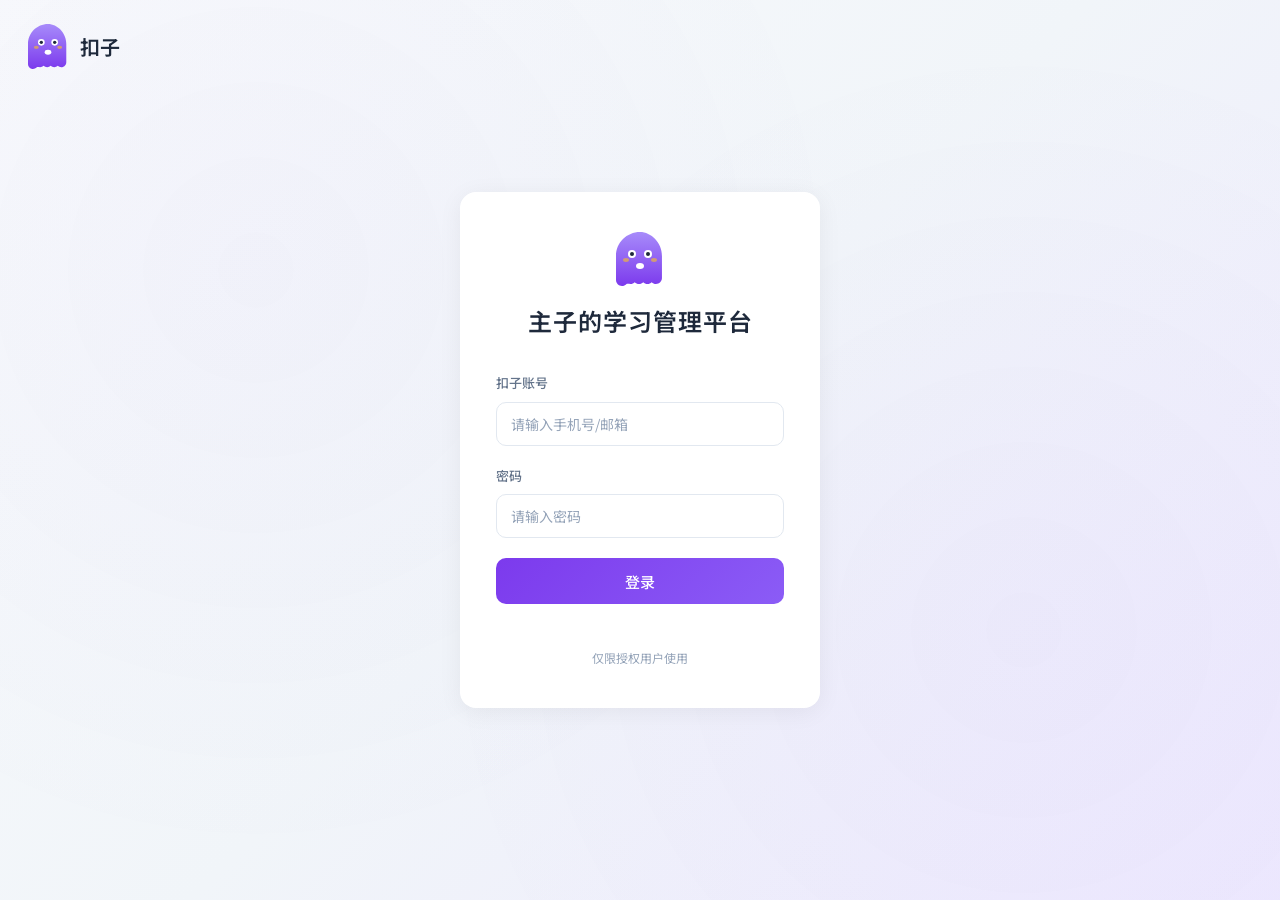
<file: pages/knowledge.html>
<!DOCTYPE html>
<html lang="zh-CN">
<head>
    <meta charset="UTF-8">
    <meta name="viewport" content="width=device-width, initial-scale=1.0">
    <title>知识库 - 主子的学习管理平台</title>
    <link href="https://fonts.googleapis.com/css2?family=Noto+Sans+SC:wght@400;500;600;700&display=swap" rel="stylesheet">
    <link rel="stylesheet" href="../css/style.css">
</head>
<body>
    <div class="app-container">
        <header class="app-header">
            <div class="header-left">
                <button class="back-btn" onclick="Router.go('home')">
                    <svg width="16" height="16" viewBox="0 0 24 24" fill="none" stroke="currentColor" stroke-width="2">
                        <polyline points="15 18 9 12 15 6"></polyline>
                    </svg>
                </button>
                <img src="../assets/coze-logo.svg" alt="扣子" style="width: 32px; height: 36px;">
                <span class="header-title">知识库</span>
            </div>
        </header>

        <nav class="bottom-nav">
            <a class="nav-item" href="#home">
                <svg viewBox="0 0 24 24" fill="none" stroke="currentColor" stroke-width="2">
                    <path d="M3 9l9-7 9 7v11a2 2 0 0 1-2 2H5a2 2 0 0 1-2-2z"></path>
                </svg>
                <span>首页</span>
            </a>
            <a class="nav-item" href="#record">
                <svg viewBox="0 0 24 24" fill="none" stroke="currentColor" stroke-width="2">
                    <line x1="12" y1="5" x2="12" y2="19"></line>
                    <line x1="5" y1="12" x2="19" y2="12"></line>
                </svg>
                <span>录入</span>
            </a>
            <a class="nav-item" href="#calendar">
                <svg viewBox="0 0 24 24" fill="none" stroke="currentColor" stroke-width="2">
                    <rect x="3" y="4" width="18" height="18" rx="2"></rect>
                </svg>
                <span>日历</span>
            </a>
            <a class="nav-item" href="#task">
                <svg viewBox="0 0 24 24" fill="none" stroke="currentColor" stroke-width="2">
                    <path d="M22 11.08V12a10 10 0 1 1-5.93-9.14"></path>
                </svg>
                <span>任务</span>
            </a>
            <a class="nav-item" href="#archive">
                <svg viewBox="0 0 24 24" fill="none" stroke="currentColor" stroke-width="2">
                    <path d="M22 19a2 2 0 0 1-2 2H4a2 2 0 0 1-2-2V5a2 2 0 0 1 2-2h5l2 3h9a2 2 0 0 1 2 2z"></path>
                </svg>
                <span>档案</span>
            </a>
        </nav>

        <main class="app-main">
            <div class="page-header">
                <div class="page-title">知识库</div>
                <div class="page-subtitle">整理知识体系，构建学习地图</div>
            </div>

            <div class="card mb-4">
                <div class="flex items-center justify-between">
                    <span class="font-medium">我的知识库</span>
                    <button class="btn btn-sm btn-outline" onclick="showAddKnowledgeModal()">
                        <svg width="16" height="16" viewBox="0 0 24 24" fill="none" stroke="currentColor" stroke-width="2">
                            <line x1="12" y1="5" x2="12" y2="19"></line>
                            <line x1="5" y1="12" x2="19" y2="12"></line>
                        </svg>
                        新建
                    </button>
                </div>
            </div>

            <div id="knowledge-list">
                <div class="loading"><div class="spinner"></div></div>
            </div>
        </main>
    </div>

    <!-- 新建知识库弹层 -->
    <div class="modal-overlay" id="add-modal">
        <div class="modal">
            <div class="modal-header">
                <div class="modal-title">新建知识库</div>
            </div>
            <div class="modal-body">
                <div class="form-item">
                    <label class="form-label">知识库名称</label>
                    <input type="text" class="form-input" id="kb-name" placeholder="请输入名称，如：《认知觉醒》">
                </div>
            </div>
            <div class="modal-footer">
                <button class="btn btn-secondary" onclick="closeModal()">取消</button>
                <button class="btn btn-primary" onclick="addKnowledge()">创建</button>
            </div>
        </div>
    </div>

    <script src="../js/utils.js"></script>
    <script src="../js/storage.js"></script>
    <script src="../js/router.js"></script>
    <script src="../js/app.js"></script>
    <script>
        document.addEventListener('DOMContentLoaded', function() {
            // 检查登录状态
            if (!Storage.isLoggedIn()) {
                window.location.href = '../index.html';
                return;
            }
            
            loadKnowledge();
        });

        async function loadKnowledge() {
            const container = document.getElementById('knowledge-list');

            // 模拟知识库数据
            const mockKnowledge = [
                {
                    name: '认知觉醒',
                    content: `## 第一章：大脑的原理
- 本能脑：约3.6亿年前演化，基于本能
- 情绪脑：约2亿年前演化，负责情绪
- 理智脑：约250万年前演化，人类独有

## 第二章：潜意识
- 模糊的类型：认知模糊、情绪模糊、行动模糊
- 消除模糊：学习知识、保持清醒、详细审视
- 熔断机制：发现模糊时立即叫停

## 第三章：元认知
- 定义：对自身思考过程的认知和理解
- 作用：及时修正错误思维
- 训练方法：每日冥想、反思日记`
                },
                {
                    name: 'Python基础',
                    content: `## 数据类型
- 整数(int)、浮点数(float)、字符串(str)
- 列表(list)、元组(tuple)、字典(dict)、集合(set)

## 控制流
- if/elif/else 条件判断
- for/while 循环
- break/continue 语句

## 函数
- def 定义函数
- 参数默认值
- *args, **kwargs`
                }
            ];

            if (mockKnowledge.length === 0) {
                container.innerHTML = `
                    <div class="empty-state">
                        <div class="empty-icon">
                            <svg width="40" height="40" viewBox="0 0 24 24" fill="none" stroke="currentColor" stroke-width="2">
                                <path d="M4 19.5A2.5 2.5 0 0 1 6.5 17H20"></path>
                                <path d="M6.5 2H20v20H6.5A2.5 2.5 0 0 1 4 19.5v-15A2.5 2.5 0 0 1 6.5 2z"></path>
                            </svg>
                        </div>
                        <div class="empty-title">知识库为空</div>
                        <div class="empty-desc">点击"新建"开始构建你的知识体系</div>
                    </div>
                `;
                return;
            }

            container.innerHTML = mockKnowledge.map(item => `
                <div class="card mb-4">
                    <div class="knowledge-item-title font-semibold" onclick="toggleKnowledge(this)">
                        📖 ${item.name}
                        <svg width="16" height="16" viewBox="0 0 24 24" fill="none" stroke="currentColor" stroke-width="2" style="transition: transform 0.2s;">
                            <polyline points="6 9 12 15 18 9"></polyline>
                        </svg>
                    </div>
                    <div class="knowledge-item-content" style="display: none;">
                        <pre style="white-space: pre-wrap; font-family: inherit; font-size: 13px; line-height: 1.8; color: var(--text-secondary);">${item.content}</pre>
                    </div>
                </div>
            `).join('');
        }

        function toggleKnowledge(header) {
            const content = header.nextElementSibling;
            const icon = header.querySelector('svg');
            const isHidden = content.style.display === 'none';

            content.style.display = isHidden ? 'block' : 'none';
            icon.style.transform = isHidden ? 'rotate(180deg)' : 'rotate(0deg)';
        }

        function showAddKnowledgeModal() {
            document.getElementById('add-modal').classList.add('active');
            document.getElementById('kb-name').focus();
        }

        function closeModal() {
            document.getElementById('add-modal').classList.remove('active');
            document.getElementById('kb-name').value = '';
        }

        async function addKnowledge() {
            const name = document.getElementById('kb-name').value.trim();
            if (!name) {
                Utils.showToast('请输入知识库名称', 'error');
                return;
            }

            closeModal();
            Utils.showToast('知识库创建成功', 'success');
            loadKnowledge();
        }

        // 点击遮罩关闭弹层
        document.getElementById('add-modal').addEventListener('click', function(e) {
            if (e.target === this) {
                closeModal();
            }
        });
    </script>
</body>
</html>
</file>
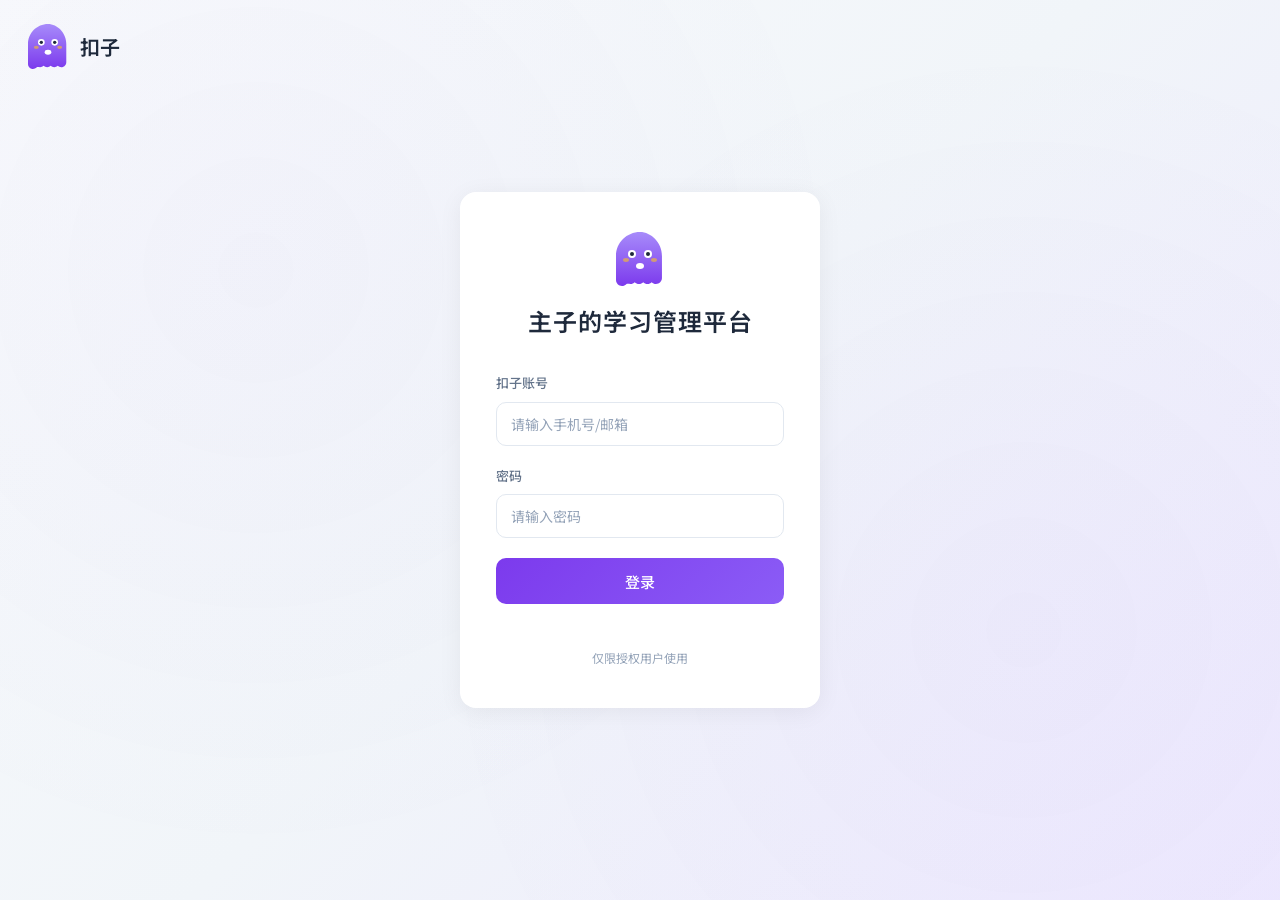
<file: pages/record.html>
<!DOCTYPE html>
<html lang="zh-CN">
<head>
    <meta charset="UTF-8">
    <meta name="viewport" content="width=device-width, initial-scale=1.0">
    <title>录入 - 主子的学习管理平台</title>
    <link href="https://fonts.googleapis.com/css2?family=Noto+Sans+SC:wght@400;500;600;700&display=swap" rel="stylesheet">
    <link rel="stylesheet" href="../css/style.css">
</head>
<body>
    <div class="app-container">
        <!-- 顶部导航 -->
        <header class="app-header">
            <div class="header-left">
                <button class="back-btn" onclick="Router.go('home')">
                    <svg width="16" height="16" viewBox="0 0 24 24" fill="none" stroke="currentColor" stroke-width="2">
                        <polyline points="15 18 9 12 15 6"></polyline>
                    </svg>
                </button>
                <img src="../assets/coze-logo.svg" alt="扣子" style="width: 32px; height: 36px;">
                <span class="header-title">录入学习</span>
            </div>
            <div class="header-right">
                <div class="user-info">
                    <div class="user-avatar">U</div>
                </div>
            </div>
        </header>

        <!-- 移动端底部导航 -->
        <nav class="bottom-nav">
            <a class="nav-item" href="#home">
                <svg viewBox="0 0 24 24" fill="none" stroke="currentColor" stroke-width="2">
                    <path d="M3 9l9-7 9 7v11a2 2 0 0 1-2 2H5a2 2 0 0 1-2-2z"></path>
                </svg>
                <span>首页</span>
            </a>
            <a class="nav-item active" href="#record">
                <svg viewBox="0 0 24 24" fill="none" stroke="currentColor" stroke-width="2">
                    <line x1="12" y1="5" x2="12" y2="19"></line>
                    <line x1="5" y1="12" x2="19" y2="12"></line>
                </svg>
                <span>录入</span>
            </a>
            <a class="nav-item" href="#calendar">
                <svg viewBox="0 0 24 24" fill="none" stroke="currentColor" stroke-width="2">
                    <rect x="3" y="4" width="18" height="18" rx="2"></rect>
                </svg>
                <span>日历</span>
            </a>
            <a class="nav-item" href="#task">
                <svg viewBox="0 0 24 24" fill="none" stroke="currentColor" stroke-width="2">
                    <path d="M22 11.08V12a10 10 0 1 1-5.93-9.14"></path>
                </svg>
                <span>任务</span>
            </a>
            <a class="nav-item" href="#archive">
                <svg viewBox="0 0 24 24" fill="none" stroke="currentColor" stroke-width="2">
                    <path d="M22 19a2 2 0 0 1-2 2H4a2 2 0 0 1-2-2V5a2 2 0 0 1 2-2h5l2 3h9a2 2 0 0 1 2 2z"></path>
                </svg>
                <span>档案</span>
            </a>
        </nav>

        <!-- 主内容区 -->
        <main class="app-main">
            <div class="page-header">
                <div class="page-title">录入学习</div>
                <div class="page-subtitle">记录今天的学习内容</div>
            </div>

            <!-- 录入方式切换 -->
            <div class="tabs mb-4">
                <button class="tab active" data-tab="manual">手动录入</button>
                <button class="tab" data-tab="voice">语音录入</button>
            </div>

            <!-- 手动录入表单 -->
            <div id="manual-form">
                <div class="card">
                    <div class="form-item">
                        <label class="form-label">学习类型</label>
                        <select class="form-input form-select" id="record-type">
                            <option value="图书">📚 图书</option>
                            <option value="视频">🎬 视频</option>
                            <option value="音频文稿">🎧 音频文稿</option>
                        </select>
                    </div>

                    <div class="form-item">
                        <label class="form-label">内容名称</label>
                        <input type="text" class="form-input" id="content-name" placeholder="请输入书名或课程名">
                    </div>

                    <div class="form-item">
                        <label class="form-label">内容描述</label>
                        <textarea class="form-input form-textarea" id="content-desc" placeholder="请输入学习章节或内容摘要"></textarea>
                    </div>

                    <div class="form-item">
                        <label class="form-label">学习时长（分钟）</label>
                        <input type="number" class="form-input" id="duration" placeholder="请输入学习时长" min="1">
                    </div>

                    <button class="btn btn-primary btn-lg" style="width: 100%;" onclick="submitRecord()">
                        提交记录
                    </button>
                </div>
            </div>

            <!-- 语音录入 -->
            <div id="voice-form" style="display: none;">
                <div class="card text-center">
                    <div class="mb-6">
                        <button class="record-btn" id="record-btn" onclick="toggleRecording()">
                            <svg viewBox="0 0 24 24" fill="currentColor">
                                <path d="M12 14c1.66 0 3-1.34 3-3V5c0-1.66-1.34-3-3-3S9 3.34 9 5v6c0 1.66 1.34 3 3 3z"></path>
                                <path d="M17 11c0 2.76-2.24 5-5 5s-5-2.24-5-5H5c0 3.53 2.61 6.43 6 6.92V21h2v-3.08c3.39-.49 6-3.39 6-6.92h-2z"></path>
                            </svg>
                        </button>
                    </div>
                    <div class="text-muted mb-4" id="record-status">点击开始录音</div>
                    <div class="text-muted" id="record-tip" style="font-size: 13px;">
                        录音将自动转文字并由AI解析拆分
                    </div>

                    <!-- 转写结果预览 -->
                    <div id="transcript-result" class="mt-6" style="display: none;">
                        <div class="card" style="text-align: left; background: var(--bg-secondary);">
                            <div class="font-medium mb-2">转写结果</div>
                            <div id="transcript-text" style="font-size: 14px; color: var(--text-secondary);"></div>
                        </div>
                    </div>
                </div>
            </div>

            <!-- 历史记录 -->
            <div class="card mt-6">
                <div class="card-header">
                    <div class="card-title">今日录入</div>
                </div>
                <div id="today-records">
                    <div class="text-muted text-center" style="padding: 20px;">暂无记录</div>
                </div>
            </div>
            <!-- 预览弹窗 -->
            <div id="preview-modal" class="modal-overlay" style="display: none;">
                <div class="modal-content" style="max-width: 400px;">
                    <h3 style="margin-bottom: 16px; color: #1E293B;">📝 录入预览</h3>
                    <div id="preview-content" class="card" style="text-align: left; background: var(--bg-secondary); margin-bottom: 16px;">
                        <!-- 预览内容将在这里显示 -->
                    </div>
                    <div style="display: flex; gap: 12px;">
                        <button class="btn btn-secondary" style="flex: 1;" onclick="editRecord()">修改</button>
                        <button class="btn btn-primary" style="flex: 1;" onclick="confirmRecord()">确认</button>
                    </div>
                </div>
            </div>
            
            <!-- 编辑弹窗 -->
            <div id="edit-modal" class="modal-overlay" style="display: none;">
                <div class="modal-content" style="max-width: 400px;">
                    <h3 style="margin-bottom: 16px; color: #1E293B;">✏️ 修改内容</h3>
                    <div class="form-item">
                        <label class="form-label">学习类型</label>
                        <select class="form-input form-select" id="edit-type">
                            <option value="图书">📚 图书</option>
                            <option value="视频">🎬 视频</option>
                            <option value="音频文稿">🎧 音频文稿</option>
                        </select>
                    </div>
                    <div class="form-item">
                        <label class="form-label">内容名称</label>
                        <input type="text" class="form-input" id="edit-name" placeholder="请输入书名或课程名">
                    </div>
                    <div class="form-item">
                        <label class="form-label">内容描述</label>
                        <textarea class="form-input form-textarea" id="edit-desc" placeholder="请输入学习章节或内容摘要"></textarea>
                    </div>
                    <div class="form-item">
                        <label class="form-label">学习时长（分钟）</label>
                        <input type="number" class="form-input" id="edit-duration" min="1">
                    </div>
                    <div style="display: flex; gap: 12px; margin-top: 16px;">
                        <button class="btn btn-secondary" style="flex: 1;" onclick="cancelEdit()">取消</button>
                        <button class="btn btn-primary" style="flex: 1;" onclick="saveEdit()">保存</button>
                    </div>
                </div>
            </div>
        </main>
    </div>

    <script src="../js/utils.js"></script>
    <script src="../js/storage.js"></script>
    <script src="../js/router.js"></script>
    <script src="../js/app.js"></script>
    <script>
        let isRecording = false;
        let mediaRecorder = null;
        let audioChunks = [];

        document.addEventListener('DOMContentLoaded', function() {
            // 检查登录状态
            if (!Storage.isLoggedIn()) {
                window.location.href = '../index.html';
                return;
            }
            
            // Tab切换
            document.querySelectorAll('.tab').forEach(tab => {
                tab.addEventListener('click', function() {
                    document.querySelectorAll('.tab').forEach(t => t.classList.remove('active'));
                    this.classList.add('active');
                    
                    const tabName = this.dataset.tab;
                    if (tabName === 'manual') {
                        document.getElementById('manual-form').style.display = 'block';
                        document.getElementById('voice-form').style.display = 'none';
                    } else {
                        document.getElementById('manual-form').style.display = 'none';
                        document.getElementById('voice-form').style.display = 'block';
                    }
                });
            });

            // 加载今日记录
            loadTodayRecords();
        });

        let pendingRecord = null; // 待确认的记录

        async function submitRecord() {
            const type = document.getElementById('record-type').value;
            const name = document.getElementById('content-name').value.trim();
            const desc = document.getElementById('content-desc').value.trim();
            const duration = parseInt(document.getElementById('duration').value) || 0;

            if (!name) {
                Utils.showToast('请输入内容名称', 'error');
                return;
            }
            if (!duration || duration <= 0) {
                Utils.showToast('请输入有效的学习时长', 'error');
                return;
            }

            // 准备记录数据
            pendingRecord = {
                type,
                content_name: name,
                content_desc: desc || '',
                duration
            };

            // 显示预览确认弹窗
            showConfirmPreview(pendingRecord);
        }

        function showConfirmPreview(record) {
            const overlay = document.createElement('div');
            overlay.className = 'confirm-modal-overlay';
            overlay.innerHTML = `
                <div class="confirm-modal" style="max-width: 400px;">
                    <div class="confirm-title">确认保存</div>
                    <div class="confirm-message" style="text-align: left; padding: 16px; background: var(--bg-secondary); border-radius: 8px; margin: 16px 0;">
                        <div style="margin-bottom: 8px;"><strong>类型：</strong>${record.type === '图书' ? '📚' : record.type === '视频' ? '🎬' : '🎧'} ${record.type}</div>
                        <div style="margin-bottom: 8px;"><strong>名称：</strong>${record.content_name}</div>
                        <div style="margin-bottom: 8px;"><strong>描述：</strong>${record.content_desc || '无'}</div>
                        <div><strong>时长：</strong>${record.duration}分钟</div>
                    </div>
                    <div class="confirm-buttons">
                        <button class="btn confirm-btn-cancel" onclick="cancelPreview()">返回修改</button>
                        <button class="btn confirm-btn-confirm" onclick="confirmSave()">确认保存</button>
                    </div>
                </div>
            `;
            
            document.body.appendChild(overlay);
            setTimeout(() => overlay.classList.add('show'), 10);
            
            // 点击遮罩关闭
            overlay.onclick = (e) => { if (e.target === overlay) cancelPreview(); };
        }

        function cancelPreview() {
            document.querySelector('.confirm-modal-overlay')?.remove();
            pendingRecord = null;
        }

        async function confirmSave() {
            if (!pendingRecord) return;
            
            const today = Utils.getToday();
            await Storage.saveRecord(today, pendingRecord);

            // 清除表单
            document.getElementById('content-name').value = '';
            document.getElementById('content-desc').value = '';
            document.getElementById('duration').value = '';

            // 关闭弹窗
            document.querySelector('.confirm-modal-overlay')?.remove();
            pendingRecord = null;

            Utils.showToast('✅ 已保存', 'success');
            loadTodayRecords();
            
            // 触发任务生成
            try {
                await TaskSystem.triggerTaskGeneration();
                console.log('任务已自动生成');
            } catch (e) {
                console.warn('任务生成失败:', e);
            }
        }

        async function loadTodayRecords() {
            const today = Utils.getToday();
            const data = await Storage.getRecord(today);
            const records = data.records || [];
            
            const container = document.getElementById('today-records');
            
            if (records.length === 0) {
                container.innerHTML = '<div class="text-muted text-center" style="padding: 20px;">暂无记录</div>';
                return;
            }

            container.innerHTML = records.map(rec => `
                <div class="list-item" style="cursor: default;">
                    <div class="list-item-icon">
                        ${rec.type === '图书' ? '📚' : rec.type === '视频' ? '🎬' : '🎧'}
                    </div>
                    <div class="list-item-content">
                        <div class="list-item-title">${rec.content_name}</div>
                        <div class="list-item-desc">${rec.content_desc || '无描述'} · ${rec.duration}分钟</div>
                    </div>
                </div>
            `).join('');
        }

        async function toggleRecording() {
            const btn = document.getElementById('record-btn');
            const status = document.getElementById('record-status');

            if (!isRecording) {
                // 开始录音
                try {
                    const stream = await navigator.mediaDevices.getUserMedia({ audio: true });
                    mediaRecorder = new MediaRecorder(stream);
                    audioChunks = [];

                    mediaRecorder.ondataavailable = (e) => {
                        audioChunks.push(e.data);
                    };

                    mediaRecorder.onstop = async () => {
                        stream.getTracks().forEach(track => track.stop());
                        await processRecording();
                    };

                    mediaRecorder.start();
                    isRecording = true;
                    btn.classList.add('recording');
                    status.textContent = '正在录音...';
                } catch (err) {
                    console.error('录音失败:', err);
                    Utils.showToast('无法访问麦克风，请检查权限设置', 'error');
                }
            } else {
                // 停止录音
                mediaRecorder.stop();
                isRecording = false;
                btn.classList.remove('recording');
                status.textContent = '处理中...';
            }
        }

        async function processRecording() {
            const status = document.getElementById('record-status');
            const result = document.getElementById('transcript-result');
            const text = document.getElementById('transcript-text');

            // 模拟AI转写和解析
            await new Promise(resolve => setTimeout(resolve, 1500));

            // 模拟转写结果
            const mockTranscript = `今天学习了《认知觉醒》第三章元认知部分。主要内容包括：1. 元认知是对自己思考过程的认知和理解；2. 通过元认知可以及时修正错误思维；3. 每天冥想练习可以提升元认知能力。学习时长约45分钟。`;

            status.textContent = '转写完成';
            text.textContent = mockTranscript;
            result.style.display = 'block';

            // 模拟解析拆分
            await new Promise(resolve => setTimeout(resolve, 1000));

            // 准备待确认的记录
            pendingRecord = {
                type: '图书',
                content_name: '认知觉醒',
                content_desc: '第三章：元认知',
                duration: 45
            };

            // 显示预览确认弹窗
            showVoicePreview(mockTranscript, pendingRecord);
        }

        function showVoicePreview(transcript, record) {
            const overlay = document.createElement('div');
            overlay.className = 'confirm-modal-overlay';
            overlay.innerHTML = `
                <div class="confirm-modal" style="max-width: 450px;">
                    <div class="confirm-title">语音转写结果</div>
                    <div class="confirm-message" style="text-align: left;">
                        <div style="padding: 12px; background: var(--bg-secondary); border-radius: 8px; margin-bottom: 12px;">
                            <div style="font-size: 12px; color: var(--text-muted); margin-bottom: 8px;">📝 转写原文</div>
                            <div style="font-size: 14px; line-height: 1.6;">${transcript}</div>
                        </div>
                        <div style="padding: 12px; background: rgba(124,58,237,0.1); border-radius: 8px;">
                            <div style="font-size: 12px; color: var(--primary); margin-bottom: 8px;">✨ AI解析结果</div>
                            <div style="font-size: 14px;"><strong>类型：</strong>📚 ${record.type}</div>
                            <div style="font-size: 14px;"><strong>名称：</strong>${record.content_name}</div>
                            <div style="font-size: 14px;"><strong>描述：</strong>${record.content_desc}</div>
                            <div style="font-size: 14px;"><strong>时长：</strong>${record.duration}分钟</div>
                        </div>
                    </div>
                    <div class="confirm-buttons">
                        <button class="btn confirm-btn-cancel" onclick="cancelVoiceRecord()">取消</button>
                        <button class="btn confirm-btn-confirm" style="background: var(--warning); color: white;" onclick="editVoiceRecord()">修改</button>
                        <button class="btn confirm-btn-confirm" onclick="confirmVoiceSave()">保存</button>
                    </div>
                </div>
            `;
            
            document.body.appendChild(overlay);
            setTimeout(() => overlay.classList.add('show'), 10);
        }

        function cancelVoiceRecord() {
            document.querySelector('.confirm-modal-overlay')?.remove();
            pendingRecord = null;
            
            // 重置语音录入状态
            document.getElementById('transcript-result').style.display = 'none';
            document.getElementById('record-status').textContent = '点击开始录音';
        }

        function editVoiceRecord() {
            if (!pendingRecord) return;
            
            // 填充到表单
            document.getElementById('record-type').value = pendingRecord.type;
            document.getElementById('content-name').value = pendingRecord.content_name;
            document.getElementById('content-desc').value = pendingRecord.content_desc;
            document.getElementById('duration').value = pendingRecord.duration;
            
            // 关闭弹窗
            document.querySelector('.confirm-modal-overlay')?.remove();
            
            // 切换到手动录入tab
            document.querySelector('.tab[data-tab="manual"]').click();
            
            Utils.showToast('已填充到表单，可修改后提交', 'info');
        }

        async function confirmVoiceSave() {
            if (!pendingRecord) return;
            
            const today = Utils.getToday();
            await Storage.saveRecord(today, pendingRecord);

            // 关闭弹窗
            document.querySelector('.confirm-modal-overlay')?.remove();
            pendingRecord = null;

            // 重置语音录入状态
            document.getElementById('transcript-result').style.display = 'none';
            document.getElementById('record-status').textContent = '点击开始录音';

            Utils.showToast('✅ 已保存', 'success');
            loadTodayRecords();
        }
    </script>
</body>
</html>
</file>
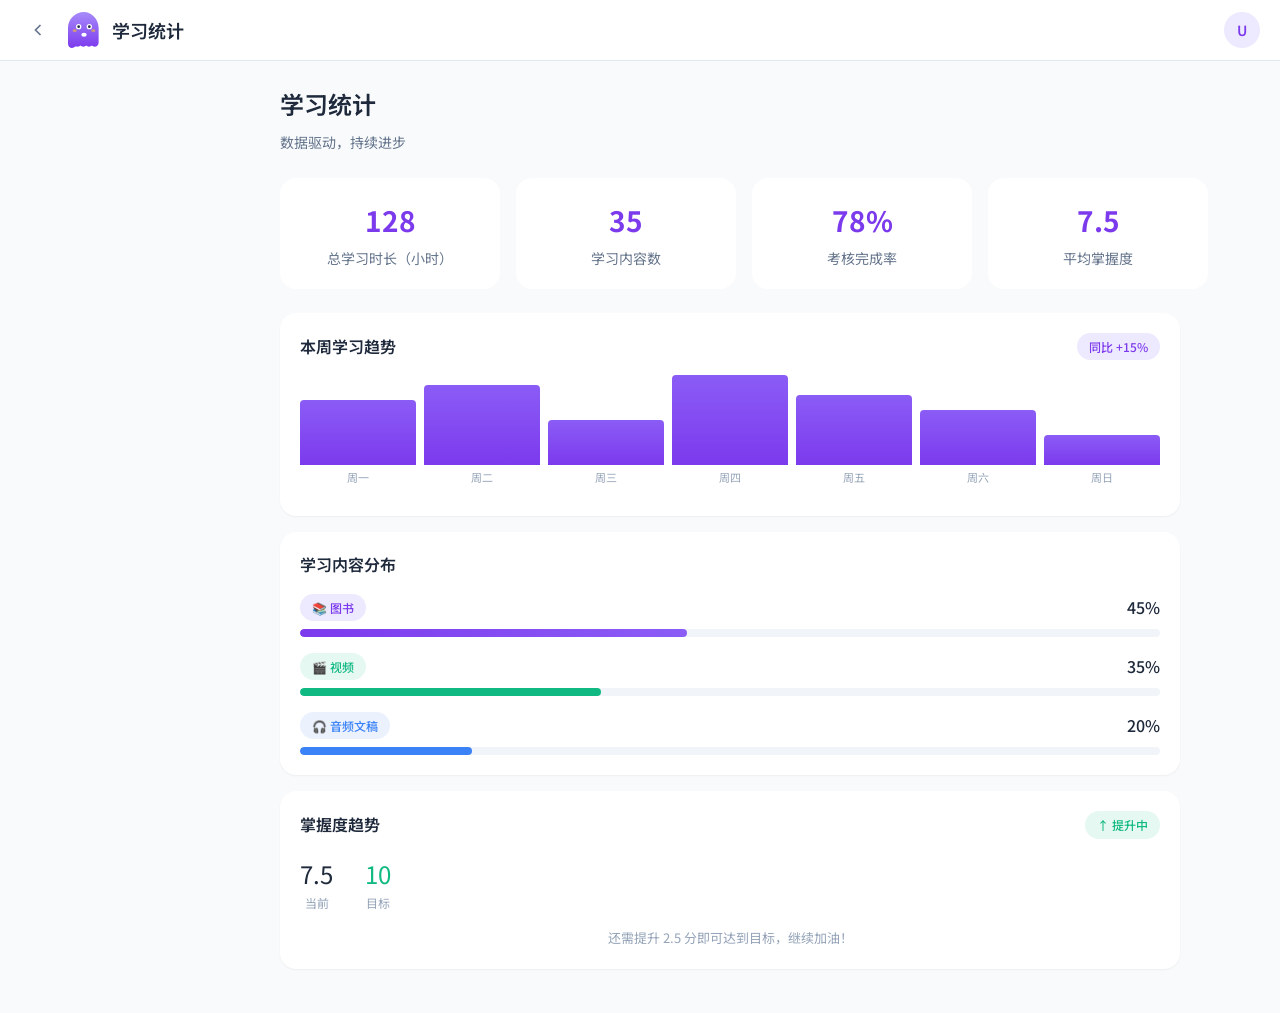
<file: pages/stats.html>
<!DOCTYPE html>
<html lang="zh-CN">
<head>
    <meta charset="UTF-8">
    <meta name="viewport" content="width=device-width, initial-scale=1.0">
    <title>统计 - 主子的学习管理平台</title>
    <link href="https://fonts.googleapis.com/css2?family=Noto+Sans+SC:wght@400;500;600;700&display=swap" rel="stylesheet">
    <link rel="stylesheet" href="../css/style.css">
</head>
<body>
    <div class="app-container">
        <header class="app-header">
            <div class="header-left">
                <button class="back-btn" onclick="Router.go('home')">
                    <svg width="16" height="16" viewBox="0 0 24 24" fill="none" stroke="currentColor" stroke-width="2">
                        <polyline points="15 18 9 12 15 6"></polyline>
                    </svg>
                </button>
                <img src="../assets/coze-logo.svg" alt="扣子" style="width: 32px; height: 36px;">
                <span class="header-title">学习统计</span>
            </div>
            <div class="header-right">
                <div class="user-info">
                    <div class="user-avatar">U</div>
                </div>
            </div>
        </header>

        <nav class="bottom-nav">
            <a class="nav-item" href="#home">
                <svg viewBox="0 0 24 24" fill="none" stroke="currentColor" stroke-width="2">
                    <path d="M3 9l9-7 9 7v11a2 2 0 0 1-2 2H5a2 2 0 0 1-2-2z"></path>
                </svg>
                <span>首页</span>
            </a>
            <a class="nav-item" href="#record">
                <svg viewBox="0 0 24 24" fill="none" stroke="currentColor" stroke-width="2">
                    <line x1="12" y1="5" x2="12" y2="19"></line>
                    <line x1="5" y1="12" x2="19" y2="12"></line>
                </svg>
                <span>录入</span>
            </a>
            <a class="nav-item" href="#calendar">
                <svg viewBox="0 0 24 24" fill="none" stroke="currentColor" stroke-width="2">
                    <rect x="3" y="4" width="18" height="18" rx="2"></rect>
                </svg>
                <span>日历</span>
            </a>
            <a class="nav-item" href="#task">
                <svg viewBox="0 0 24 24" fill="none" stroke="currentColor" stroke-width="2">
                    <path d="M22 11.08V12a10 10 0 1 1-5.93-9.14"></path>
                </svg>
                <span>任务</span>
            </a>
            <a class="nav-item" href="#archive">
                <svg viewBox="0 0 24 24" fill="none" stroke="currentColor" stroke-width="2">
                    <path d="M22 19a2 2 0 0 1-2 2H4a2 2 0 0 1-2-2V5a2 2 0 0 1 2-2h5l2 3h9a2 2 0 0 1 2 2z"></path>
                </svg>
                <span>档案</span>
            </a>
        </nav>

        <main class="app-main">
            <div class="page-header">
                <div class="page-title">学习统计</div>
                <div class="page-subtitle">数据驱动，持续进步</div>
            </div>

            <!-- 总体统计 -->
            <div class="stats-grid mb-6">
                <div class="stat-card">
                    <div class="stat-value" id="stat-hours">128</div>
                    <div class="stat-label">总学习时长（小时）</div>
                </div>
                <div class="stat-card">
                    <div class="stat-value" id="stat-contents">35</div>
                    <div class="stat-label">学习内容数</div>
                </div>
                <div class="stat-card">
                    <div class="stat-value" id="stat-rate">78%</div>
                    <div class="stat-label">考核完成率</div>
                </div>
                <div class="stat-card">
                    <div class="stat-value" id="stat-mastery">7.5</div>
                    <div class="stat-label">平均掌握度</div>
                </div>
            </div>

            <!-- 本周趋势 -->
            <div class="card mb-4">
                <div class="card-header">
                    <div class="card-title">本周学习趋势</div>
                    <span class="tag tag-primary">同比 +15%</span>
                </div>
                <div style="padding: 10px 0;">
                    <div style="display: flex; align-items: flex-end; justify-content: space-between; height: 100px; gap: 8px;">
                        <div style="flex: 1; display: flex; flex-direction: column; align-items: center;">
                            <div style="width: 100%; background: linear-gradient(to top, #7C3AED, #8B5CF6); border-radius: 4px 4px 0 0; height: 65px;"></div>
                            <span style="font-size: 11px; color: var(--text-muted); margin-top: 4px;">周一</span>
                        </div>
                        <div style="flex: 1; display: flex; flex-direction: column; align-items: center;">
                            <div style="width: 100%; background: linear-gradient(to top, #7C3AED, #8B5CF6); border-radius: 4px 4px 0 0; height: 80px;"></div>
                            <span style="font-size: 11px; color: var(--text-muted); margin-top: 4px;">周二</span>
                        </div>
                        <div style="flex: 1; display: flex; flex-direction: column; align-items: center;">
                            <div style="width: 100%; background: linear-gradient(to top, #7C3AED, #8B5CF6); border-radius: 4px 4px 0 0; height: 45px;"></div>
                            <span style="font-size: 11px; color: var(--text-muted); margin-top: 4px;">周三</span>
                        </div>
                        <div style="flex: 1; display: flex; flex-direction: column; align-items: center;">
                            <div style="width: 100%; background: linear-gradient(to top, #7C3AED, #8B5CF6); border-radius: 4px 4px 0 0; height: 90px;"></div>
                            <span style="font-size: 11px; color: var(--text-muted); margin-top: 4px;">周四</span>
                        </div>
                        <div style="flex: 1; display: flex; flex-direction: column; align-items: center;">
                            <div style="width: 100%; background: linear-gradient(to top, #7C3AED, #8B5CF6); border-radius: 4px 4px 0 0; height: 70px;"></div>
                            <span style="font-size: 11px; color: var(--text-muted); margin-top: 4px;">周五</span>
                        </div>
                        <div style="flex: 1; display: flex; flex-direction: column; align-items: center;">
                            <div style="width: 100%; background: linear-gradient(to top, #7C3AED, #8B5CF6); border-radius: 4px 4px 0 0; height: 55px;"></div>
                            <span style="font-size: 11px; color: var(--text-muted); margin-top: 4px;">周六</span>
                        </div>
                        <div style="flex: 1; display: flex; flex-direction: column; align-items: center;">
                            <div style="width: 100%; background: linear-gradient(to top, #7C3AED, #8B5CF6); border-radius: 4px 4px 0 0; height: 30px;"></div>
                            <span style="font-size: 11px; color: var(--text-muted); margin-top: 4px;">周日</span>
                        </div>
                    </div>
                </div>
            </div>

            <!-- 学习内容分布 -->
            <div class="card mb-4">
                <div class="card-header">
                    <div class="card-title">学习内容分布</div>
                </div>
                <div class="mb-4">
                    <div class="flex items-center justify-between mb-2">
                        <span class="tag tag-primary">📚 图书</span>
                        <span class="font-medium">45%</span>
                    </div>
                    <div class="progress-bar">
                        <div class="progress-fill" style="width: 45%;"></div>
                    </div>
                </div>
                <div class="mb-4">
                    <div class="flex items-center justify-between mb-2">
                        <span class="tag tag-success">🎬 视频</span>
                        <span class="font-medium">35%</span>
                    </div>
                    <div class="progress-bar">
                        <div class="progress-fill" style="width: 35%; background: var(--success);"></div>
                    </div>
                </div>
                <div>
                    <div class="flex items-center justify-between mb-2">
                        <span class="tag tag-info">🎧 音频文稿</span>
                        <span class="font-medium">20%</span>
                    </div>
                    <div class="progress-bar">
                        <div class="progress-fill" style="width: 20%; background: #3B82F6;"></div>
                    </div>
                </div>
            </div>

            <!-- 掌握度趋势 -->
            <div class="card">
                <div class="card-header">
                    <div class="card-title">掌握度趋势</div>
                    <span class="tag tag-success">↑ 提升中</span>
                </div>
                <div class="mt-4">
                    <div class="flex items-center gap-4 mb-4">
                        <div class="text-center">
                            <div class="text-purple font-bold" style="font-size: 24px;">7.5</div>
                            <div class="text-muted" style="font-size: 12px;">当前</div>
                        </div>
                        <div class="flex-1">
                            <div class="progress-bar" style="height: 12px;">
                                <div class="progress-fill" style="width: 75%;"></div>
                            </div>
                        </div>
                        <div class="text-center">
                            <div class="text-success font-bold" style="font-size: 24px;">10</div>
                            <div class="text-muted" style="font-size: 12px;">目标</div>
                        </div>
                    </div>
                    <div class="text-muted text-center" style="font-size: 13px;">
                        还需提升 2.5 分即可达到目标，继续加油！
                    </div>
                </div>
            </div>
        </main>
    </div>

    <script src="../js/utils.js"></script>
    <script src="../js/storage.js"></script>
    <script src="../js/router.js"></script>
    <script src="../js/app.js"></script>
</body>
</html>
</file>
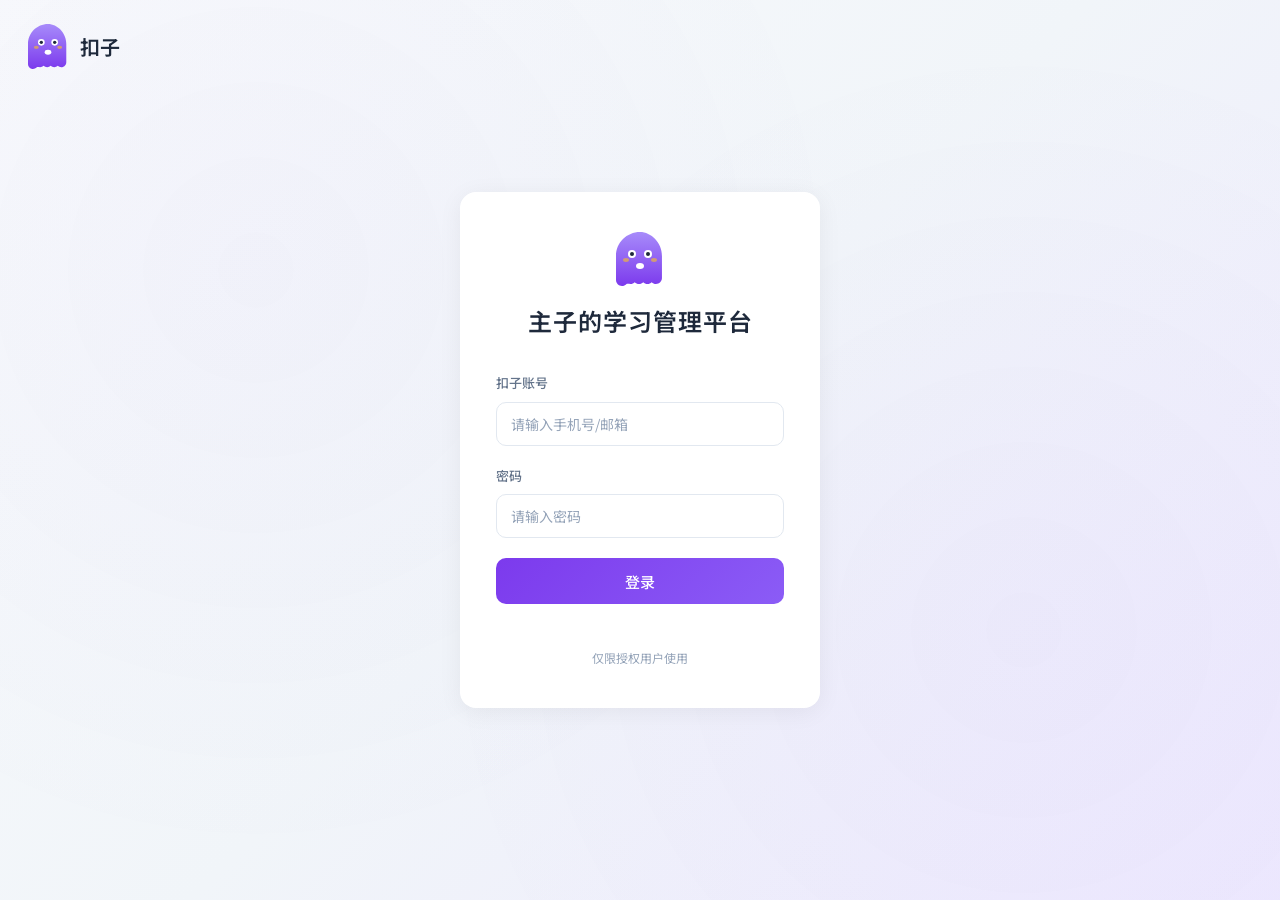
<file: pages/task.html>
<!DOCTYPE html>
<html lang="zh-CN">
<head>
    <meta charset="UTF-8">
    <meta name="viewport" content="width=device-width, initial-scale=1.0">
    <title>任务 - 主子的学习管理平台</title>
    <link href="https://fonts.googleapis.com/css2?family=Noto+Sans+SC:wght@400;500;600;700&display=swap" rel="stylesheet">
    <link rel="stylesheet" href="../css/style.css">
</head>
<body>
    <div class="app-container">
        <header class="app-header">
            <div class="header-left">
                <button class="back-btn" onclick="Router.go('home')">
                    <svg width="16" height="16" viewBox="0 0 24 24" fill="none" stroke="currentColor" stroke-width="2">
                        <polyline points="15 18 9 12 15 6"></polyline>
                    </svg>
                </button>
                <img src="../assets/coze-logo.svg" alt="扣子" style="width: 32px; height: 36px;">
                <span class="header-title">复习任务</span>
            </div>
            <div class="header-right">
                <div class="user-info">
                    <div class="user-avatar">U</div>
                </div>
            </div>
        </header>

        <nav class="bottom-nav">
            <a class="nav-item" href="#home">
                <svg viewBox="0 0 24 24" fill="none" stroke="currentColor" stroke-width="2">
                    <path d="M3 9l9-7 9 7v11a2 2 0 0 1-2 2H5a2 2 0 0 1-2-2z"></path>
                </svg>
                <span>首页</span>
            </a>
            <a class="nav-item" href="#record">
                <svg viewBox="0 0 24 24" fill="none" stroke="currentColor" stroke-width="2">
                    <line x1="12" y1="5" x2="12" y2="19"></line>
                    <line x1="5" y1="12" x2="19" y2="12"></line>
                </svg>
                <span>录入</span>
            </a>
            <a class="nav-item" href="#calendar">
                <svg viewBox="0 0 24 24" fill="none" stroke="currentColor" stroke-width="2">
                    <rect x="3" y="4" width="18" height="18" rx="2"></rect>
                </svg>
                <span>日历</span>
            </a>
            <a class="nav-item active" href="#task">
                <svg viewBox="0 0 24 24" fill="none" stroke="currentColor" stroke-width="2">
                    <path d="M22 11.08V12a10 10 0 1 1-5.93-9.14"></path>
                </svg>
                <span>任务</span>
            </a>
            <a class="nav-item" href="#archive">
                <svg viewBox="0 0 24 24" fill="none" stroke="currentColor" stroke-width="2">
                    <path d="M22 19a2 2 0 0 1-2 2H4a2 2 0 0 1-2-2V5a2 2 0 0 1 2-2h5l2 3h9a2 2 0 0 1 2 2z"></path>
                </svg>
                <span>档案</span>
            </a>
        </nav>

        <main class="app-main">
            <div class="page-header">
                <div class="page-title">复习任务</div>
                <div class="page-subtitle">按时复习，事半功倍</div>
            </div>

            <!-- 任务统计 -->
            <div class="stats-grid mb-6">
                <div class="stat-card">
                    <div class="stat-value" id="pending-count">0</div>
                    <div class="stat-label">待完成</div>
                </div>
                <div class="stat-card">
                    <div class="stat-value" id="completed-count">0</div>
                    <div class="stat-label">已完成</div>
                </div>
            </div>

            <!-- 任务列表 -->
            <div id="task-list">
                <div class="loading"><div class="spinner"></div></div>
            </div>

            <!-- 已过期统计区 -->
            <div id="expired-section" class="mt-6" style="display: none;">
                <div class="section-header" onclick="toggleExpiredSection()">
                    <span class="section-title">已过期统计区</span>
                    <span class="section-toggle" id="expired-toggle">▼</span>
                </div>
                <div id="expired-list" class="expired-section"></div>
            </div>
        </main>
    </div>

    <script src="../js/utils.js"></script>
    <script src="../js/storage.js"></script>
    <script src="../js/router.js"></script>
    <script src="../js/app.js"></script>
    <script>
        document.addEventListener('DOMContentLoaded', function() {
            // 检查登录状态
            if (!Storage.isLoggedIn()) {
                window.location.href = '../index.html';
                return;
            }
            
            loadTasks();
        });

        /**
         * 加载任务列表
         */
        async function loadTasks() {
            const container = document.getElementById('task-list');
            const expiredSection = document.getElementById('expired-section');
            const expiredList = document.getElementById('expired-list');

            try {
                // 获取待完成任务
                const pendingTasks = await TaskSystem.getPendingTasks();
                
                // 获取已过期任务
                const expiredTasks = await TaskSystem.getExpiredTasks();
                
                // 获取已完成任务
                const allTasks = await TaskSystem.getAllTasks();
                const completedTasks = [
                    ...allTasks.daily.filter(t => t.status === TaskStatus.COMPLETED),
                    ...allTasks.weekly.filter(t => t.status === TaskStatus.COMPLETED)
                ].sort((a, b) => new Date(b.completedAt) - new Date(a.completedAt));

                // 更新统计
                document.getElementById('pending-count').textContent = pendingTasks.length;
                document.getElementById('completed-count').textContent = completedTasks.length;

                // 渲染待完成任务
                if (pendingTasks.length === 0 && completedTasks.length === 0 && expiredTasks.length === 0) {
                    container.innerHTML = `
                        <div class="empty-state">
                            <div class="empty-icon">
                                <svg width="40" height="40" viewBox="0 0 24 24" fill="none" stroke="currentColor" stroke-width="2">
                                    <path d="M22 11.08V12a10 10 0 1 1-5.93-9.14"></path>
                                    <polyline points="22 4 12 14.01 9 11.01"></polyline>
                                </svg>
                            </div>
                            <div class="empty-title">暂无任务</div>
                            <div class="empty-desc">完成学习录入后会自动生成复习任务</div>
                        </div>
                    `;
                    expiredSection.style.display = 'none';
                    return;
                }

                // 渲染待完成任务
                let html = '';
                
                if (pendingTasks.length > 0) {
                    html += `
                        <div class="card mb-4">
                            <div class="font-medium mb-4">待完成任务</div>
                            ${pendingTasks.map(task => renderTaskItem(task, 'pending')).join('')}
                        </div>
                    `;
                }

                // 渲染已完成任务
                if (completedTasks.length > 0) {
                    html += `
                        <div class="card mb-4">
                            <div class="font-medium mb-4">已完成</div>
                            ${completedTasks.slice(0, 5).map(task => renderTaskItem(task, 'completed')).join('')}
                            ${completedTasks.length > 5 ? `<div class="text-center text-muted" style="padding: 10px;">更多 ${completedTasks.length - 5} 个已完成任务</div>` : ''}
                        </div>
                    `;
                }

                container.innerHTML = html;

                // 渲染已过期任务（灰色显示）
                if (expiredTasks.length > 0) {
                    expiredSection.style.display = 'block';
                    expiredList.innerHTML = `
                        <div class="card">
                            ${expiredTasks.map(task => renderTaskItem(task, 'expired')).join('')}
                        </div>
                    `;
                } else {
                    expiredSection.style.display = 'none';
                }

            } catch (error) {
                console.error('加载任务失败:', error);
                container.innerHTML = `
                    <div class="empty-state">
                        <div class="empty-title">加载失败</div>
                        <div class="empty-desc">请稍后重试</div>
                    </div>
                `;
            }
        }

        /**
         * 渲染单个任务项
         */
        function renderTaskItem(task, displayStatus) {
            const isExpired = displayStatus === 'expired';
            const isCompleted = displayStatus === 'completed';
            const taskType = Utils.formatTaskType(task.type);
            const expireText = Utils.formatExpireTime(task.expireAt);
            
            // 获取任务描述
            let taskDesc = '';
            if (task.type === TaskTypes.DAILY) {
                const contentNames = task.contents.map(c => c.contentName).join('、');
                taskDesc = `${task.contents.length}个学习内容 · 约${task.estimatedMinutes}分钟`;
            } else if (task.type === TaskTypes.WEEKLY) {
                taskDesc = `共${task.totalContents}个内容 · ${task.totalRecords}条记录`;
            }

            // 状态样式
            const statusClass = isExpired ? 'task-expired' : (isCompleted ? 'task-completed' : '');
            const checkboxClass = isCompleted ? 'checked' : (isExpired ? 'expired' : '');
            const titleClass = isExpired ? 'text-expired' : (isCompleted ? 'text-muted' : '');
            const strikethrough = isCompleted ? 'style="text-decoration: line-through;"' : '';

            return `
                <div class="task-item ${statusClass}" data-task-id="${task.id}" data-task-type="${task.type}">
                    <div class="task-checkbox ${checkboxClass}" onclick="handleTaskClick('${task.id}', '${task.type}', '${displayStatus}')"></div>
                    <div class="task-content" style="flex: 1;">
                        <div class="task-title ${titleClass}" ${strikethrough}>
                            ${task.name}
                            <span class="task-type-badge">${taskType}</span>
                        </div>
                        <div class="task-meta ${isExpired ? 'text-expired' : ''}">${taskDesc}</div>
                        <div class="task-expire ${isExpired ? 'text-expired' : 'text-muted'}">${expireText}</div>
                    </div>
                    ${!isExpired && !isCompleted ? `
                        <div class="task-actions">
                            <button class="btn btn-sm btn-outline" onclick="handlePostpone('${task.id}', '${task.type}')">延期</button>
                        </div>
                    ` : ''}
                </div>
            `;
        }

        /**
         * 处理任务点击（完成/查看详情）
         */
        async function handleTaskClick(taskId, taskType, displayStatus) {
            if (displayStatus === 'completed' || displayStatus === 'expired') {
                // 已完成或已过期，点击查看详情
                await showTaskDetail(taskId, taskType);
                return;
            }

            // 待完成任务，点击确认完成
            const confirmed = await Utils.showConfirm('完成任务', '确认完成此任务？');
            if (confirmed) {
                await TaskSystem.completeTask(taskType, taskId);
                Utils.showToast('任务已完成 ✓', 'success');
                loadTasks();
            }
        }

        /**
         * 处理任务延期
         */
        async function handlePostpone(taskId, taskType) {
            event.stopPropagation();
            const confirmed = await Utils.showConfirm('延期任务', '确认将此任务延期1天？');
            if (confirmed) {
                await TaskSystem.postponeTask(taskType, taskId);
                Utils.showToast('任务已延期', 'success');
                loadTasks();
            }
        }

        /**
         * 显示任务详情弹窗
         */
        async function showTaskDetail(taskId, taskType) {
            const allTasks = await TaskSystem.getAllTasks();
            const tasks = taskType === 'daily' ? allTasks.daily : allTasks.weekly;
            const task = tasks.find(t => t.id === taskId);
            
            if (!task) return;

            let contentHtml = '';
            if (task.type === TaskTypes.DAILY) {
                contentHtml = task.contents.map(c => `
                    <div class="detail-item">
                        <div class="detail-title">${c.contentName}</div>
                        <div class="detail-desc">${c.contentDesc || '无描述'}</div>
                        <div class="detail-meta">${c.type} · ${c.questionCount}道题</div>
                    </div>
                `).join('');
            } else if (task.type === TaskTypes.WEEKLY) {
                contentHtml = task.contents.map(c => `
                    <div class="detail-item">
                        <div class="detail-title">${c.contentName}</div>
                        <div class="detail-desc">${c.descriptions.join('、') || '无描述'}</div>
                        <div class="detail-meta">${c.type} · ${c.recordCount}次学习 · ${c.totalDuration}分钟</div>
                    </div>
                `).join('');
            }

            const overlay = document.createElement('div');
            overlay.className = 'confirm-modal-overlay';
            overlay.innerHTML = `
                <div class="confirm-modal" style="max-width: 90%; max-height: 80%; overflow-y: auto;">
                    <div class="confirm-title">${task.name}</div>
                    <div class="confirm-message" style="text-align: left; max-height: 400px; overflow-y: auto;">
                        <div style="margin-bottom: 15px;">
                            <span class="task-type-badge">${Utils.formatTaskType(task.type)}</span>
                            <span style="color: #666; margin-left: 10px;">${Utils.formatExpireTime(task.expireAt)}</span>
                        </div>
                        <div style="margin-bottom: 15px; padding: 10px; background: #f5f5f5; border-radius: 8px;">
                            ${task.type === TaskTypes.DAILY 
                                ? `📚 ${task.totalQuestions}道题 · 约${task.estimatedMinutes}分钟`
                                : `📊 ${task.totalContents}个内容 · ${task.totalRecords}条记录`}
                        </div>
                        <div style="font-weight: 500; margin-bottom: 10px;">学习内容：</div>
                        ${contentHtml}
                    </div>
                    <div class="confirm-buttons">
                        <button class="btn confirm-btn-cancel" data-action="close">关闭</button>
                    </div>
                </div>
            `;
            
            document.body.appendChild(overlay);
            setTimeout(() => overlay.classList.add('show'), 10);
            
            overlay.querySelector('[data-action="close"]').onclick = () => {
                overlay.classList.remove('show');
                setTimeout(() => overlay.remove(), 300);
            };
            overlay.onclick = (e) => { if (e.target === overlay) {
                overlay.classList.remove('show');
                setTimeout(() => overlay.remove(), 300);
            }};
        }

        /**
         * 切换已过期区域显示
         */
        function toggleExpiredSection() {
            const expiredList = document.getElementById('expired-list');
            const toggle = document.getElementById('expired-toggle');
            
            if (expiredList.style.display === 'none') {
                expiredList.style.display = 'block';
                toggle.textContent = '▲';
            } else {
                expiredList.style.display = 'none';
                toggle.textContent = '▼';
            }
        }

        /**
         * 全局任务操作函数（供外部调用）
         */
        async function toggleTask(taskId) {
            const allTasks = await TaskSystem.getAllTasks();
            const all = [...allTasks.daily, ...allTasks.weekly];
            const task = all.find(t => t.id === taskId);
            if (task) {
                await handleTaskClick(taskId, task.type, task.status === 'completed' ? 'completed' : 'pending');
            }
        }

        async function postponeTask(taskId) {
            const allTasks = await TaskSystem.getAllTasks();
            const all = [...allTasks.daily, ...allTasks.weekly];
            const task = all.find(t => t.id === taskId);
            if (task) {
                await handlePostpone(taskId, task.type);
            }
        }
    </script>

    <style>
        .task-type-badge {
            display: inline-block;
            padding: 2px 8px;
            font-size: 10px;
            background: #e3f2fd;
            color: #1976d2;
            border-radius: 4px;
            margin-left: 8px;
            vertical-align: middle;
        }
        
        .task-expire {
            font-size: 12px;
            margin-top: 4px;
        }
        
        .task-expired {
            opacity: 0.6;
            background: #f5f5f5;
        }
        
        .task-expired .task-checkbox.expired {
            background: #9e9e9e;
            border-color: #9e9e9e;
        }
        
        .text-expired {
            color: #999;
        }
        
        .section-header {
            display: flex;
            justify-content: space-between;
            align-items: center;
            padding: 12px 16px;
            background: #fafafa;
            border-radius: 8px;
            margin-bottom: 12px;
            cursor: pointer;
        }
        
        .section-title {
            font-weight: 500;
            color: #666;
        }
        
        .section-toggle {
            color: #999;
            font-size: 12px;
        }
        
        .expired-section .card {
            background: #fafafa;
        }
        
        .detail-item {
            padding: 12px;
            background: #fff;
            border-radius: 6px;
            margin-bottom: 8px;
            border: 1px solid #eee;
        }
        
        .detail-title {
            font-weight: 500;
            margin-bottom: 4px;
        }
        
        .detail-desc {
            font-size: 13px;
            color: #666;
            margin-bottom: 4px;
        }
        
        .detail-meta {
            font-size: 12px;
            color: #999;
        }
    </style>
</body>
</html>
</file>
<file: css/style.css>
/* ===================================
   主子的学习管理平台 - 全局样式
   =================================== */

/* CSS Variables */
:root {
    --primary: #7C3AED;
    --primary-light: #8B5CF6;
    --primary-dark: #6D28D9;
    --bg-primary: #F8FAFC;
    --bg-secondary: #F1F5F9;
    --bg-tertiary: #EDE9FE;
    --bg-white: #FFFFFF;
    --text-primary: #1E293B;
    --text-secondary: #64748B;
    --text-muted: #94A3B8;
    --border-light: #E2E8F0;
    --success: #10B981;
    --warning: #F59E0B;
    --error: #EF4444;
    --shadow-md: 0 4px 24px rgba(0, 0, 0, 0.06);
    --radius-sm: 6px;
    --radius-md: 10px;
    --radius-lg: 16px;
    --transition: 0.2s ease;
    --font-sans: 'Noto Sans SC', -apple-system, BlinkMacSystemFont, sans-serif;
}

* { margin: 0; padding: 0; box-sizing: border-box; }
html { font-size: 16px; -webkit-tap-highlight-color: transparent; }
body {
    font-family: var(--font-sans);
    background: var(--bg-primary);
    color: var(--text-primary);
    line-height: 1.6;
    min-height: 100vh;
    -webkit-font-smoothing: antialiased;
}

/* 应用容器 */
.app-container {
    display: flex;
    min-height: 100vh;
    background: var(--bg-primary);
}

/* 主内容区 */
.app-main {
    flex: 1;
    padding: 20px;
    padding-bottom: 90px;
    max-width: 1200px;
    margin: 0 auto;
    width: 100%;
    overflow-x: hidden;
}

/* 顶部栏 */
.app-header {
    position: sticky;
    top: 0;
    z-index: 100;
    background: white;
    border-bottom: 1px solid var(--border-color);
}

/* 侧边导航 */
.sidebar-nav {
    display: none;
    flex-direction: column;
}

/* 底部导航 */
.bottom-nav {
    display: flex;
    position: fixed;
    bottom: 0;
    left: 0;
    right: 0;
    background: var(--bg-white);
    border-top: 1px solid var(--border-light);
    padding: 8px 0;
    padding-bottom: env(safe-area-inset-bottom, 8px);
    z-index: 100;
}

/* 空状态 */
.empty-state {
    text-align: center;
    padding: 60px 20px;
    color: var(--text-muted);
}
.empty-icon {
    width: 80px;
    height: 80px;
    margin: 0 auto 20px;
    background: var(--bg-tertiary);
    border-radius: 50%;
    display: flex;
    align-items: center;
    justify-content: center;
    color: var(--text-muted);
}
.empty-title {
    font-size: 16px;
    font-weight: 500;
    color: var(--text-secondary);
    margin-bottom: 8px;
}
.empty-desc {
    font-size: 14px;
    color: var(--text-muted);
}

/* 加载状态 */
.loading {
    text-align: center;
    padding: 40px;
}
.spinner {
    width: 32px;
    height: 32px;
    border: 3px solid var(--border-light);
    border-top-color: var(--primary);
    border-radius: 50%;
    animation: spin 0.8s linear infinite;
    margin: 0 auto;
}
@keyframes spin {
    to { transform: rotate(360deg); }
}

/* 徽章 */
.badge {
    display: inline-block;
    padding: 4px 10px;
    border-radius: 12px;
    font-size: 12px;
    font-weight: 500;
}
.badge-success {
    background: #d1fae5;
    color: #059669;
}
.badge-warning {
    background: #fef3c7;
    color: #d97706;
}
.badge-muted {
    background: var(--bg-secondary);
    color: var(--text-muted);
}
.badge-primary {
    background: var(--bg-tertiary);
    color: var(--primary);
}

/* 统计项 */
.stat-item {
    display: inline-block;
    margin-right: 16px;
    font-size: 13px;
    color: var(--text-secondary);
}

/* 图标 */
.learning-icon {
    font-size: 32px;
    margin-right: 16px;
}

/* 返回按钮 */
.back-btn {
    background: none;
    border: none;
    padding: 8px;
    cursor: pointer;
    color: var(--text-secondary);
}
.back-btn:hover {
    color: var(--primary);
}

/* 日历选中状态 */
.calendar-day.selected {
    background: var(--primary);
    color: white;
}
.calendar-day.has-record {
    background: var(--primary-light);
    color: white;
}

/* 登录页 */
.coze-header {
    position: fixed; top: 24px; left: 28px;
    display: flex; align-items: center; gap: 12px; z-index: 100;
}
.coze-text { font-size: 20px; font-weight: 600; color: var(--text-primary); }
.login-container {
    width: 360px; background: var(--bg-white);
    border-radius: var(--radius-lg); padding: 40px 36px;
    box-shadow: var(--shadow-md); position: relative; z-index: 10;
}
.logo { text-align: center; margin-bottom: 32px; }
.logo-icon { width: 48px; height: 54px; margin: 0 auto 16px; }
.platform-name {
    font-size: 24px; font-weight: 600; color: var(--text-primary); letter-spacing: 1px;
}
.form-group { margin-bottom: 20px; }
.form-group label {
    display: block; font-size: 13px; font-weight: 500;
    color: var(--text-secondary); margin-bottom: 8px;
}
.form-group input {
    width: 100%; height: 44px; padding: 0 14px;
    border: 1px solid var(--border-light); border-radius: var(--radius-md);
    font-size: 14px; color: var(--text-primary); outline: none;
    transition: var(--transition); font-family: inherit;
}
.form-group input:focus {
    border-color: var(--primary);
    box-shadow: 0 0 0 3px rgba(124, 58, 237, 0.1);
}
.form-group input::placeholder { color: var(--text-muted); }
.login-btn {
    width: 100%; height: 46px;
    background: linear-gradient(135deg, var(--primary) 0%, var(--primary-light) 100%);
    border: none; border-radius: var(--radius-md);
    font-size: 15px; font-weight: 500; color: white;
    cursor: pointer; transition: var(--transition); margin-bottom: 20px;
}
.login-btn:hover {
    transform: translateY(-1px);
    box-shadow: 0 4px 12px rgba(124, 58, 237, 0.3);
}
.divider { display: flex; align-items: center; margin: 24px 0; }
.divider-line { flex: 1; height: 1px; background: var(--border-light); }
.divider-text { padding: 0 16px; font-size: 12px; color: var(--text-muted); }
.wechat-btn {
    width: 100%; height: 46px; background: #07C160;
    border: none; border-radius: var(--radius-md);
    font-size: 15px; font-weight: 500; color: white;
    cursor: pointer; transition: var(--transition);
    display: flex; align-items: center; justify-content: center; gap: 8px;
}
.wechat-btn:hover { background: #06AD56; transform: translateY(-1px); }
.wechat-btn svg { width: 20px; height: 20px; }
.footer-text { text-align: center; margin-top: 24px; font-size: 12px; color: var(--text-muted); }

/* 应用布局 */
.app-container { min-height: 100vh; display: flex; flex-direction: column; }
body > .app-container { min-height: 100vh; }
.app-header {
    position: sticky; top: 0; background: var(--bg-white);
    border-bottom: 1px solid var(--border-light);
    padding: 12px 20px; z-index: 50;
    display: flex; align-items: center; justify-content: space-between;
}
.header-left { display: flex; align-items: center; gap: 12px; }
.header-title { font-size: 18px; font-weight: 600; color: var(--text-primary); }
.user-info { display: flex; align-items: center; gap: 8px; }
.user-avatar {
    width: 36px; height: 36px; border-radius: 50%;
    background: var(--bg-tertiary);
    display: flex; align-items: center; justify-content: center;
    color: var(--primary); font-weight: 600; font-size: 14px;
}
.back-btn {
    display: flex; align-items: center; justify-content: center;
    width: 36px; height: 36px; padding: 0;
    background: transparent; border: none; border-radius: 50%;
    color: var(--text-secondary); cursor: pointer;
    transition: var(--transition);
}
.back-btn:hover { 
    background: var(--bg-tertiary); 
    color: var(--primary); 
}
.back-btn svg { width: 20px; height: 20px; }
.app-main {
    flex: 1; padding: 20px; padding-bottom: 90px;
    max-width: 1200px; margin: 0 auto; width: 100%;
}
.page-header { margin-bottom: 24px; }
.page-title { font-size: 24px; font-weight: 600; color: var(--text-primary); margin-bottom: 8px; }
.page-subtitle { font-size: 14px; color: var(--text-secondary); }

/* 底部导航 */
.bottom-nav {
    position: fixed; bottom: 0; left: 0; right: 0;
    background: var(--bg-white); border-top: 1px solid var(--border-light);
    display: flex; justify-content: space-around;
    padding: 8px 0; padding-bottom: env(safe-area-inset-bottom, 8px); z-index: 50;
}
.nav-item {
    display: flex; flex-direction: column; align-items: center; gap: 4px;
    padding: 8px 12px; background: none; border: none;
    color: var(--text-muted); font-size: 11px; cursor: pointer;
    transition: var(--transition); text-decoration: none;
}
.nav-item svg { width: 24px; height: 24px; }
.nav-item.active { color: var(--primary); }
.nav-item:hover { color: var(--primary-light); }

/* 导航红色气泡 */
.nav-badge {
    position: absolute;
    top: 2px;
    right: 2px;
    min-width: 16px;
    height: 16px;
    padding: 0 4px;
    background: var(--error);
    color: white;
    font-size: 10px;
    font-weight: 600;
    border-radius: 8px;
    display: flex;
    align-items: center;
    justify-content: center;
    line-height: 1;
}

/* 卡片 */
.card {
    background: var(--bg-white); border-radius: var(--radius-lg);
    padding: 20px; box-shadow: 0 1px 2px rgba(0,0,0,0.05);
}
.card-header {
    display: flex; align-items: center; justify-content: space-between; margin-bottom: 16px;
}
.card-title { font-size: 16px; font-weight: 600; color: var(--text-primary); }
.card-badge {
    padding: 4px 10px; background: var(--bg-tertiary);
    border-radius: 20px; font-size: 12px; color: var(--primary);
}

/* 按钮 */
.btn {
    display: inline-flex; align-items: center; justify-content: center; gap: 8px;
    padding: 12px 24px; border: none; border-radius: var(--radius-md);
    font-size: 14px; font-weight: 500; cursor: pointer;
    transition: var(--transition); font-family: inherit; text-decoration: none;
}
.btn-primary {
    background: linear-gradient(135deg, var(--primary) 0%, var(--primary-light) 100%);
    color: white;
}
.btn-primary:hover { transform: translateY(-1px); box-shadow: 0 4px 12px rgba(124,58,237,0.3); }
.btn-secondary { background: var(--bg-secondary); color: var(--text-primary); }
.btn-secondary:hover { background: var(--bg-tertiary); }
.btn-success { background: var(--success); color: white; }
.btn-danger { background: var(--error); color: white; }
.btn-outline {
    background: transparent; border: 1px solid var(--border-light); color: var(--text-secondary);
}
.btn-outline:hover { border-color: var(--primary); color: var(--primary); }
.btn-lg { height: 50px; padding: 0 32px; font-size: 15px; }
.btn-sm { height: 36px; padding: 0 16px; font-size: 13px; }

/* 表单 */
.form-item { margin-bottom: 20px; }
.form-label { display: block; font-size: 14px; font-weight: 500; color: var(--text-secondary); margin-bottom: 8px; }
.form-input {
    width: 100%; height: 48px; padding: 0 16px;
    border: 1px solid var(--border-light); border-radius: var(--radius-md);
    font-size: 15px; color: var(--text-primary); outline: none;
    transition: var(--transition); font-family: inherit; background: var(--bg-white);
}
.form-input:focus {
    border-color: var(--primary);
    box-shadow: 0 0 0 3px rgba(124,58,237,0.1);
}
.form-textarea { min-height: 120px; padding: 12px 16px; resize: vertical; }
.form-select {
    appearance: none;
    background-image: url("data:image/svg+xml,%3Csvg xmlns='http://www.w3.org/2000/svg' width='16' height='16' viewBox='0 0 24 24' fill='none' stroke='%2364748B' stroke-width='2'%3E%3Cpolyline points='6 9 12 15 18 9'%3E%3C/polyline%3E%3C/svg%3E");
    background-repeat: no-repeat; background-position: right 16px center; padding-right: 48px;
}

/* 标签 */
.tag {
    display: inline-flex; align-items: center; padding: 4px 12px;
    border-radius: 20px; font-size: 12px; font-weight: 500;
}
.tag-primary { background: var(--bg-tertiary); color: var(--primary); }
.tag-success { background: rgba(16,185,129,0.1); color: var(--success); }
.tag-warning { background: rgba(245,158,11,0.1); color: var(--warning); }
.tag-info { background: rgba(59,130,246,0.1); color: #3B82F6; }
.tag-error { background: rgba(239,68,68,0.1); color: var(--error); }

/* 模态框 */
.modal-overlay {
    position: fixed; top: 0; left: 0; right: 0; bottom: 0;
    background: rgba(0,0,0,0.5); display: flex; align-items: center;
    justify-content: center; z-index: 1000; opacity: 0; visibility: hidden;
    transition: var(--transition);
}
.modal-overlay.active { opacity: 1; visibility: visible; }
.modal {
    background: var(--bg-white); border-radius: var(--radius-lg);
    padding: 24px; max-width: 400px; width: 90%;
    transform: scale(0.9); transition: var(--transition);
}
.modal-overlay.active .modal { transform: scale(1); }
.modal-header { text-align: center; margin-bottom: 20px; }
.modal-title { font-size: 18px; font-weight: 600; color: var(--text-primary); }
.modal-body { margin-bottom: 24px; text-align: center; color: var(--text-secondary); }
.modal-footer { display: flex; gap: 12px; }
.modal-footer .btn { flex: 1; }

/* 列表项 */
.list-item {
    display: flex; align-items: center; padding: 16px;
    background: var(--bg-white); border-radius: var(--radius-md);
    margin-bottom: 12px; cursor: pointer; transition: var(--transition);
}
.list-item:hover { background: var(--bg-secondary); }
.list-item-icon {
    width: 44px; height: 44px; border-radius: var(--radius-md);
    background: var(--bg-tertiary); display: flex; align-items: center;
    justify-content: center; margin-right: 16px; color: var(--primary);
}
.list-item-content { flex: 1; }
.list-item-title { font-size: 15px; font-weight: 500; color: var(--text-primary); margin-bottom: 4px; }
.list-item-desc { font-size: 13px; color: var(--text-secondary); }
.list-item-arrow { color: var(--text-muted); }

/* 学习项列表 */
.learning-item {
    display: flex;
    align-items: center;
    padding: 16px;
    background: var(--bg-white);
    border-radius: var(--radius-md);
    margin-bottom: 12px;
    cursor: pointer;
    transition: var(--transition);
}
.learning-item:hover {
    background: var(--bg-secondary);
    transform: translateX(4px);
}
.learning-icon {
    font-size: 28px;
    margin-right: 16px;
    flex-shrink: 0;
}
.learning-info {
    flex: 1;
    min-width: 0;
}
.learning-title {
    font-size: 15px;
    font-weight: 500;
    color: var(--text-primary);
    margin-bottom: 6px;
    white-space: nowrap;
    overflow: hidden;
    text-overflow: ellipsis;
}
.learning-stats {
    font-size: 12px;
    color: var(--text-muted);
}
.learning-arrow {
    font-size: 20px;
    color: var(--text-muted);
    margin-left: 12px;
}

/* 日历 */
.calendar { background: var(--bg-white); border-radius: var(--radius-lg); padding: 20px; }
.calendar-header {
    display: flex; align-items: center; justify-content: space-between; margin-bottom: 20px;
}
.calendar-title { font-size: 16px; font-weight: 600; }
.calendar-nav { display: flex; gap: 8px; }
.calendar-nav button {
    width: 32px; height: 32px; border: none; border-radius: var(--radius-sm);
    background: var(--bg-secondary); cursor: pointer; color: var(--text-secondary);
}
.calendar-nav button:hover { background: var(--bg-tertiary); color: var(--primary); }
.calendar-weekdays {
    display: grid; grid-template-columns: repeat(7, 1fr); gap: 8px; margin-bottom: 8px;
}
.calendar-weekday {
    text-align: center; font-size: 12px; font-weight: 500; color: var(--text-muted);
    padding: 8px 0;
}
.calendar-days {
    display: grid; grid-template-columns: repeat(7, 1fr); gap: 8px;
}
.calendar-day {
    aspect-ratio: 1; display: flex; align-items: center; justify-content: center;
    font-size: 14px; border-radius: var(--radius-md); cursor: pointer;
    transition: var(--transition); position: relative;
}
.calendar-day:hover { background: var(--bg-secondary); }
.calendar-day.today { border: 2px solid var(--primary); }
.calendar-day.selected { background: var(--primary); color: white; }
.calendar-day.other-month { color: var(--text-muted); }
.calendar-day.current-week {
    background: var(--primary-light);
    border: 2px solid var(--primary);
}
.calendar-day .record-count {
    position: absolute; bottom: 2px; right: 2px; font-size: 10px; color: var(--primary);
}
.calendar-day.level-1 { background: rgba(233, 213, 255, 0.8); }
.calendar-day.level-2 { background: rgba(192, 132, 252, 0.8); }
.calendar-day.level-3 { background: rgba(124, 58, 237, 0.9); color: white; }

/* 功能入口 */
.quick-actions { display: grid; grid-template-columns: repeat(4, 1fr); gap: 12px; }
.quick-action {
    display: flex; flex-direction: column; align-items: center; gap: 8px;
    padding: 16px 8px; background: var(--bg-white); border-radius: var(--radius-md);
    cursor: pointer; transition: var(--transition);
}
.quick-action:hover { transform: translateY(-2px); box-shadow: var(--shadow-md); }
.quick-action-icon {
    width: 48px; height: 48px; border-radius: var(--radius-md);
    background: var(--bg-tertiary); display: flex; align-items: center;
    justify-content: center; color: var(--primary);
}
.quick-action-label { font-size: 13px; color: var(--text-secondary); }

/* Tab 切换 */
.tabs { display: flex; background: var(--bg-secondary); border-radius: var(--radius-md); padding: 4px; margin-bottom: 20px; }
.tab {
    flex: 1; padding: 10px 16px; border: none; background: transparent;
    font-size: 14px; color: var(--text-secondary); cursor: pointer;
    border-radius: var(--radius-sm); transition: var(--transition);
}
.tab.active { background: var(--bg-white); color: var(--primary); font-weight: 500; box-shadow: 0 1px 3px rgba(0,0,0,0.1); }

/* 星级评分 */
.star-rating { display: flex; gap: 4px; }
.star {
    width: 24px; height: 24px; cursor: pointer; color: var(--border-light);
    transition: var(--transition);
}
.star.active, .star:hover { color: #FBBF24; }
.star.half { color: #FBBF24; }

/* 录音按钮 */
.record-btn {
    width: 64px; height: 64px; border-radius: 50%; border: none;
    background: var(--error); color: white; cursor: pointer;
    display: flex; align-items: center; justify-content: center;
    transition: var(--transition); position: relative;
}
.record-btn:hover { transform: scale(1.05); box-shadow: 0 4px 12px rgba(239,68,68,0.3); }
.record-btn.recording {
    animation: pulse 1.5s infinite;
}
@keyframes pulse {
    0%, 100% { box-shadow: 0 0 0 0 rgba(239,68,68,0.4); }
    50% { box-shadow: 0 0 0 20px rgba(239,68,68,0); }
}
.record-btn svg { width: 28px; height: 28px; }

/* 答题卡 */
.question-card {
    background: var(--bg-white); border-radius: var(--radius-lg);
    padding: 20px; margin-bottom: 16px;
}
.question-header {
    display: flex; align-items: center; justify-content: space-between; margin-bottom: 12px;
}
.question-type {
    padding: 4px 10px; border-radius: 20px; font-size: 12px;
}
.question-type.memory { background: rgba(124,58,237,0.1); color: var(--primary); }
.question-type.understanding { background: rgba(16,185,129,0.1); color: var(--success); }
.question-source { font-size: 12px; color: var(--text-muted); }
.question-text { font-size: 15px; color: var(--text-primary); margin-bottom: 16px; line-height: 1.8; }
.question-answer { margin-top: 16px; }
.question-answer label {
    display: block; font-size: 13px; color: var(--text-secondary); margin-bottom: 8px;
}

/* 统计图表区域 */
.stats-grid { display: grid; grid-template-columns: repeat(2, 1fr); gap: 16px; }
.stat-card {
    background: var(--bg-white); border-radius: var(--radius-lg);
    padding: 20px; text-align: center;
}
.stat-value { font-size: 28px; font-weight: 700; color: var(--primary); }
.stat-label { font-size: 13px; color: var(--text-secondary); margin-top: 4px; }
.stat-number { font-size: 32px; font-weight: 700; color: var(--primary); }
.stat-label { font-size: 13px; color: var(--text-secondary); margin-top: 4px; }
.stat-trend { font-size: 12px; margin-top: 8px; }
.stat-trend.up { color: var(--success); }
.stat-trend.down { color: var(--error); }

/* 统计卡片 */
.stats-cards {
    display: grid;
    grid-template-columns: repeat(3, 1fr);
    gap: 12px;
    margin-bottom: 20px;
}
.stat-card {
    background: var(--bg-white);
    border-radius: var(--radius-lg);
    padding: 16px 12px;
    text-align: center;
}
.stat-card .stat-number {
    font-size: 24px;
    font-weight: 700;
    color: var(--primary);
    margin-bottom: 4px;
}
.stat-card .stat-label {
    font-size: 12px;
    color: var(--text-secondary);
}

/* 进度条 */
.progress-bar {
    height: 8px; background: var(--bg-secondary); border-radius: 4px; overflow: hidden;
}
.progress-fill {
    height: 100%; background: linear-gradient(90deg, var(--primary), var(--primary-light));
    border-radius: 4px; transition: width 0.5s ease;
}

/* 任务列表 */
.task-item {
    display: flex; align-items: center; padding: 16px;
    background: var(--bg-white); border-radius: var(--radius-md);
    margin-bottom: 12px;
}
.task-checkbox {
    width: 22px; height: 22px; border: 2px solid var(--border-light);
    border-radius: 50%; margin-right: 16px; cursor: pointer;
    display: flex; align-items: center; justify-content: center;
    transition: var(--transition);
}
.task-checkbox:hover { border-color: var(--primary); }
.task-checkbox.checked { background: var(--success); border-color: var(--success); color: white; }
.task-checkbox.checked::after {
    content: '✓'; font-size: 14px;
}
.task-content { flex: 1; }
.task-title { font-size: 15px; color: var(--text-primary); }
.task-meta { font-size: 12px; color: var(--text-muted); margin-top: 4px; }
.task-actions { display: flex; gap: 8px; }

/* 已过期任务统计 */
.expired-tasks-section {
    margin-top: 30px;
    padding: 16px;
    background: var(--bg-secondary);
    border-radius: 8px;
    opacity: 0.6;
}

.expired-title {
    font-size: 14px;
    color: var(--text-muted);
    margin-bottom: 12px;
}

.expired-stats {
    display: flex;
    gap: 20px;
}

.expired-item {
    font-size: 13px;
    color: var(--text-secondary);
}

.expired-item .count {
    color: var(--text-muted);
}

/* 知识库 */
.knowledge-tree { padding: 0; }
.knowledge-item {
    padding: 12px 16px; border-bottom: 1px solid var(--border-light);
    cursor: pointer; transition: var(--transition);
}
.knowledge-item:hover { background: var(--bg-secondary); }
.knowledge-item-title {
    font-size: 15px; font-weight: 500; color: var(--text-primary);
    display: flex; align-items: center; justify-content: space-between;
}
.knowledge-item-content { font-size: 13px; color: var(--text-secondary); margin-top: 8px; }

/* 语音转文字结果 */
.voice-result {
    word-wrap: break-word;
    word-break: break-all;
    white-space: pre-wrap;
    max-width: 100%;
    overflow-x: auto;
}

/* 日期选择器 */
.date-selector {
    margin-bottom: 20px;
}

.date-picker-row {
    display: flex;
    gap: 12px;
    margin-bottom: 20px;
}

.date-picker-row select {
    flex: 1;
    padding: 10px;
    border: 1px solid var(--border-light);
    border-radius: 8px;
    font-size: 14px;
    background: var(--bg-white);
}

/* 档案页Tab */
.archive-tabs {
    display: flex;
    gap: 20px;
    margin-bottom: 30px;
}

.archive-tabs .tab {
    flex-shrink: 0;
    white-space: nowrap;
}

/* 档案列表（Web适配） */
.archive-list {
    display: grid;
    grid-template-columns: repeat(auto-fill, minmax(300px, 1fr));
    gap: 16px;
}

.archive-item {
    padding: 20px;
}

/* 统计卡片 */
.stats-summary {
    display: grid;
    grid-template-columns: repeat(3, 1fr);
    gap: 12px;
    margin-bottom: 20px;
}

/* 学习内容状态选择器 */
.learning-status select {
    padding: 6px 12px;
    border: 1px solid var(--border-light);
    border-radius: 6px;
    font-size: 13px;
    background: var(--bg-white);
    cursor: pointer;
}

/* Toast */
.toast {
    position: fixed; bottom: 100px; left: 50%; transform: translateX(-50%) translateY(20px);
    background: var(--text-primary); color: white; padding: 12px 24px;
    border-radius: var(--radius-md); font-size: 14px; opacity: 0; visibility: hidden;
    transition: var(--transition); z-index: 2000;
}
.toast.show { opacity: 1; visibility: visible; transform: translateX(-50%) translateY(0); }
.toast.success { background: var(--success); }
.toast.error { background: var(--error); }

/* 工具类 */
.text-center { text-align: center; }
.text-muted { color: var(--text-muted); }
.text-success { color: var(--success); }
.text-error { color: var(--error); }
.font-medium { font-weight: 500; }
.font-semibold { font-weight: 600; }
.mt-2 { margin-top: 8px; }
.mt-4 { margin-top: 16px; }
.mt-6 { margin-top: 24px; }
.mb-2 { margin-bottom: 8px; }
.mb-4 { margin-bottom: 16px; }
.mb-6 { margin-bottom: 24px; }
.flex { display: flex; }
.items-center { align-items: center; }
.justify-between { justify-content: space-between; }
.gap-2 { gap: 8px; }
.gap-3 { gap: 12px; }
.gap-4 { gap: 16px; }
.ml-2 { margin-left: 8px; }
.text-right { text-align: right; }

/* ===================================
   响应式布局 - Web版 (>= 769px)
   =================================== */
@media (min-width: 769px) {
    /* 隐藏底部导航 */
    .bottom-nav {
        display: none !important;
    }
    
    /* 显示侧边导航 */
    .sidebar-nav {
        display: flex;
        width: 220px;
        min-height: 100vh;
        background: var(--bg-white);
        border-right: 1px solid var(--border-light);
        position: fixed;
        left: 0;
        top: 0;
        padding: 80px 0 20px;
        z-index: 99;
    }
    
    .sidebar-nav .nav-item {
        display: flex;
        align-items: center;
        gap: 12px;
        padding: 14px 24px;
        color: var(--text-secondary);
        transition: all 0.2s;
        font-size: 14px;
        text-decoration: none;
    }
    
    .sidebar-nav .nav-item:hover {
        background: var(--bg-secondary);
    }
    
    .sidebar-nav .nav-item.active {
        background: var(--bg-tertiary);
        color: var(--primary);
        border-right: 3px solid var(--primary);
    }
    
    /* 主内容区 */
    .app-main {
        margin-left: 220px;
        max-width: 1200px;
        margin-right: auto;
        padding: 30px 40px;
        padding-bottom: 30px;
    }
    
    /* 页面标题 */
    .page-header {
        margin-bottom: 30px;
    }
    
    .page-title {
        font-size: 28px;
        margin-bottom: 8px;
    }
    
    /* 卡片 */
    .card {
        max-width: 900px;
        padding: 24px 28px;
        margin-bottom: 20px;
    }
    
    /* 表单 */
    .form-item {
        max-width: 700px;
    }
    
    .form-item label {
        font-size: 15px;
    }
    
    .form-input {
        padding: 12px 16px;
        font-size: 15px;
    }
    
    /* 日历 */
    .calendar {
        max-width: 900px;
        padding: 24px;
    }
    
    .calendar-day {
        width: 60px;
        height: 60px;
        font-size: 16px;
    }
    
    /* 列表项 */
    .learning-item {
        padding: 18px 24px;
    }
    
    .learning-item:hover {
        transform: translateX(4px);
        box-shadow: 0 2px 8px rgba(0,0,0,0.1);
    }
    
    /* 统计卡片 */
    .stats-cards {
        display: flex;
        gap: 20px;
        margin-bottom: 30px;
    }
    
    .stat-card {
        flex: 1;
        text-align: center;
        padding: 24px;
    }
    
    .stat-card .stat-number {
        font-size: 32px;
    }
    
    .stat-card .stat-label {
        font-size: 14px;
    }
    
    /* 按钮 */
    .btn-lg {
        padding: 14px 32px;
        font-size: 16px;
    }
    
    /* 任务列表 */
    .task-item {
        padding: 16px 24px;
    }
    
    /* Tab */
    .tabs .tab {
        padding: 12px 24px;
        font-size: 15px;
    }
    
    /* 快速入口 */
    .quick-actions {
        grid-template-columns: repeat(5, 1fr);
    }
    
    /* 统计网格 */
    .stats-grid {
        grid-template-columns: repeat(4, 1fr);
    }
    
    /* 浮动添加按钮 */
    .fab {
        right: 40px;
        bottom: 40px;
    }
    
    /* Toast */
    .toast {
        bottom: 40px;
    }
    
    /* 档案页Tab横向排列 */
    .archive-tabs {
        display: flex;
        gap: 20px;
        margin-bottom: 30px;
    }
    
    .archive-tabs .tab {
        padding: 12px 24px;
        font-size: 15px;
    }
    
    /* 列表项横向布局 */
    .archive-list {
        display: grid;
        grid-template-columns: repeat(auto-fill, minmax(300px, 1fr));
        gap: 16px;
    }
    
    .archive-item {
        padding: 20px;
    }
    
    /* 详情页统计卡片 */
    .stats-cards {
        display: flex;
        gap: 20px;
    }
    
    /* 统计摘要卡片 */
    .stats-summary {
        display: flex;
        gap: 20px;
    }
    
    .stats-summary .stat-card {
        flex: 1;
        text-align: center;
        padding: 24px;
    }
    
    .stats-summary .stat-number {
        font-size: 32px;
    }
    
    /* Tab样式修复 */
    .tabs {
        display: flex;
        align-items: center;
        gap: 8px;
        flex-wrap: wrap;
    }
    
    .tabs .tab {
        flex-shrink: 0;
        white-space: nowrap;
    }
    
    /* 日期选择器 */
    .date-picker-row {
        max-width: 600px;
    }
}

/* ===================================
   响应式布局 - H5版 (<= 768px)
   =================================== */
@media (max-width: 768px) {
    /* 隐藏侧边导航 */
    .sidebar-nav {
        display: none !important;
    }
    
    /* 显示底部导航 */
    .bottom-nav {
        display: flex;
        position: fixed;
        bottom: 0;
        left: 0;
        right: 0;
        background: var(--bg-white);
        border-top: 1px solid var(--border-light);
        padding: 8px 0 calc(8px + env(safe-area-inset-bottom));
        z-index: 100;
    }
    
    .bottom-nav .nav-item {
        flex: 1;
        display: flex;
        flex-direction: column;
        align-items: center;
        gap: 4px;
        padding: 8px 0;
        font-size: 11px;
        color: var(--text-muted);
        text-decoration: none;
    }
    
    .bottom-nav .nav-item.active {
        color: var(--primary);
    }
    
    .bottom-nav .nav-item svg {
        width: 22px;
        height: 22px;
    }
    
    /* 主内容区 */
    .app-main {
        padding: 15px;
        padding-bottom: 80px;
    }
    
    /* 页面标题 */
    .page-header {
        margin-bottom: 20px;
    }
    
    .page-title {
        font-size: 22px;
    }
    
    /* 卡片 */
    .card {
        padding: 16px;
        margin-bottom: 12px;
    }
    
    /* 表单 */
    .form-item {
        margin-bottom: 12px;
    }
    
    .form-input {
        padding: 10px 12px;
        font-size: 14px;
        height: 44px;
    }
    
    .form-textarea {
        min-height: 100px;
    }
    
    /* 日历 */
    .calendar {
        padding: 12px;
    }
    
    .calendar-day {
        width: 40px;
        height: 40px;
        font-size: 14px;
    }
    
    .calendar-weekday {
        font-size: 11px;
        padding: 6px 0;
    }
    
    /* 列表项 */
    .learning-item {
        padding: 14px 16px;
    }
    
    .learning-title {
        font-size: 15px;
    }
    
    .learning-stats {
        font-size: 12px;
    }
    
    .learning-arrow {
        font-size: 18px;
    }
    
    /* 统计卡片 */
    .stats-cards {
        display: grid;
        grid-template-columns: repeat(3, 1fr);
        gap: 10px;
        margin-bottom: 20px;
    }
    
    .stat-card {
        padding: 16px 12px;
    }
    
    .stat-card .stat-number {
        font-size: 24px;
    }
    
    .stat-card .stat-label {
        font-size: 12px;
    }
    
    /* 按钮 */
    .btn-lg {
        padding: 12px 24px;
        font-size: 15px;
    }
    
    /* 任务列表 */
    .task-item {
        padding: 14px 16px;
    }
    
    /* Tab */
    .tabs .tab {
        padding: 8px 16px;
        font-size: 13px;
    }
    
    /* 快速入口 */
    .quick-actions {
        grid-template-columns: repeat(4, 1fr);
        gap: 10px;
    }
    
    .quick-action {
        padding: 12px 6px;
    }
    
    .quick-action-icon {
        width: 40px;
        height: 40px;
        font-size: 18px;
    }
    
    .quick-action-label {
        font-size: 11px;
    }
    
    /* 统计网格 */
    .stats-grid {
        grid-template-columns: repeat(2, 1fr);
        gap: 12px;
    }
    
    /* 浮动添加按钮 */
    .fab {
        right: 20px;
        bottom: 80px;
        width: 50px;
        height: 50px;
    }
    
    /* Toast */
    .toast {
        bottom: 90px;
        padding: 10px 20px;
        font-size: 13px;
    }
    
    /* 模态框 */
    .modal-content {
        padding: 20px 16px;
    }
    
    /* 列表项 */
    .list-item {
        padding: 12px;
        margin-bottom: 10px;
    }
    
    .list-item-icon {
        width: 40px;
        height: 40px;
        margin-right: 12px;
    }
    
    /* 答题卡 */
    .question-card {
        padding: 16px;
        margin-bottom: 12px;
    }
    
    .question-text {
        font-size: 14px;
    }
}

/* ===================================
   响应式布局 - PC端 (>= 1024px)
   =================================== */
@media (min-width: 1024px) {
    /* 额外的大屏幕样式 */
    .app-main {
        padding: 40px 60px;
    }
    
    .page-title {
        font-size: 32px;
    }
    
    .card {
        padding: 28px 32px;
    }
}

/* 登录页 */
.coze-header {
    position: fixed; top: 24px; left: 28px;
    display: flex; align-items: center; gap: 12px; z-index: 100;
}
.coze-text { font-size: 20px; font-weight: 600; color: var(--text-primary); }
.login-container {
    width: 360px; background: var(--bg-white);
    border-radius: var(--radius-lg); padding: 40px 36px;
    box-shadow: var(--shadow-md); position: relative; z-index: 10;
}
.logo { text-align: center; margin-bottom: 32px; }
.logo-icon { width: 48px; height: 54px; margin: 0 auto 16px; }
.platform-name {
    font-size: 24px; font-weight: 600; color: var(--text-primary); letter-spacing: 1px;
}
.form-group { margin-bottom: 20px; }
.form-group label {
    display: block; font-size: 13px; font-weight: 500;
    color: var(--text-secondary); margin-bottom: 8px;
}
.form-group input {
    width: 100%; height: 44px; padding: 0 14px;
    border: 1px solid var(--border-light); border-radius: var(--radius-md);
    font-size: 14px; color: var(--text-primary); outline: none;
    transition: var(--transition); font-family: inherit;
}
.form-group input:focus {
    border-color: var(--primary);
    box-shadow: 0 0 0 3px rgba(124, 58, 237, 0.1);
}
.form-group input::placeholder { color: var(--text-muted); }
.login-btn {
    width: 100%; height: 46px;
    background: linear-gradient(135deg, var(--primary) 0%, var(--primary-light) 100%);
    border: none; border-radius: var(--radius-md);
    font-size: 15px; font-weight: 500; color: white;
    cursor: pointer; transition: var(--transition); margin-bottom: 20px;
}
.login-btn:hover {
    transform: translateY(-1px);
    box-shadow: 0 4px 12px rgba(124, 58, 237, 0.3);
}
.divider { display: flex; align-items: center; margin: 24px 0; }
.divider-line { flex: 1; height: 1px; background: var(--border-light); }
.divider-text { padding: 0 16px; font-size: 12px; color: var(--text-muted); }
.wechat-btn {
    width: 100%; height: 46px; background: #07C160;
    border: none; border-radius: var(--radius-md);
    font-size: 15px; font-weight: 500; color: white;
    cursor: pointer; transition: var(--transition);
    display: flex; align-items: center; justify-content: center; gap: 8px;
}
.wechat-btn:hover { background: #06AD56; transform: translateY(-1px); }
.wechat-btn svg { width: 20px; height: 20px; }
.footer-text { text-align: center; margin-top: 24px; font-size: 12px; color: var(--text-muted); }

/* 应用布局 */
.app-container { min-height: 100vh; display: flex; flex-direction: column; }
body > .app-container { min-height: 100vh; }
.app-header {
    position: sticky; top: 0; background: var(--bg-white);
    border-bottom: 1px solid var(--border-light);
    padding: 12px 20px; z-index: 50;
    display: flex; align-items: center; justify-content: space-between;
}
.header-left { display: flex; align-items: center; gap: 12px; }
.header-title { font-size: 18px; font-weight: 600; color: var(--text-primary); }
.user-info { display: flex; align-items: center; gap: 8px; }
.user-avatar {
    width: 36px; height: 36px; border-radius: 50%;
    background: var(--bg-tertiary);
    display: flex; align-items: center; justify-content: center;
    color: var(--primary); font-weight: 600; font-size: 14px;
}
.back-btn {
    display: flex; align-items: center; justify-content: center;
    width: 36px; height: 36px; padding: 0;
    background: transparent; border: none; border-radius: 50%;
    color: var(--text-secondary); cursor: pointer;
    transition: var(--transition);
}
.back-btn:hover { 
    background: var(--bg-tertiary); 
    color: var(--primary); 
}
.back-btn svg { width: 20px; height: 20px; }
.app-main {
    flex: 1; padding: 20px; padding-bottom: 90px;
    max-width: 1200px; margin: 0 auto; width: 100%;
}
.page-header { margin-bottom: 24px; }
.page-title { font-size: 24px; font-weight: 600; color: var(--text-primary); margin-bottom: 8px; }
.page-subtitle { font-size: 14px; color: var(--text-secondary); }

/* 底部导航 */
.bottom-nav {
    position: fixed; bottom: 0; left: 0; right: 0;
    background: var(--bg-white); border-top: 1px solid var(--border-light);
    display: flex; justify-content: space-around;
    padding: 8px 0; padding-bottom: env(safe-area-inset-bottom, 8px); z-index: 50;
}
.nav-item {
    display: flex; flex-direction: column; align-items: center; gap: 4px;
    padding: 8px 12px; background: none; border: none;
    color: var(--text-muted); font-size: 11px; cursor: pointer;
    transition: var(--transition); text-decoration: none;
}
.nav-item svg { width: 24px; height: 24px; }
.nav-item.active { color: var(--primary); }
.nav-item:hover { color: var(--primary-light); }

/* 导航红色气泡 */
.nav-badge {
    position: absolute;
    top: 2px;
    right: 2px;
    min-width: 16px;
    height: 16px;
    padding: 0 4px;
    background: var(--error);
    color: white;
    font-size: 10px;
    font-weight: 600;
    border-radius: 8px;
    display: flex;
    align-items: center;
    justify-content: center;
    line-height: 1;
}

/* 卡片 */
.card {
    background: var(--bg-white); border-radius: var(--radius-lg);
    padding: 20px; box-shadow: 0 1px 2px rgba(0,0,0,0.05);
}
.card-header {
    display: flex; align-items: center; justify-content: space-between; margin-bottom: 16px;
}
.card-title { font-size: 16px; font-weight: 600; color: var(--text-primary); }
.card-badge {
    padding: 4px 10px; background: var(--bg-tertiary);
    border-radius: 20px; font-size: 12px; color: var(--primary);
}

/* 按钮 */
.btn {
    display: inline-flex; align-items: center; justify-content: center; gap: 8px;
    padding: 12px 24px; border: none; border-radius: var(--radius-md);
    font-size: 14px; font-weight: 500; cursor: pointer;
    transition: var(--transition); font-family: inherit; text-decoration: none;
}
.btn-primary {
    background: linear-gradient(135deg, var(--primary) 0%, var(--primary-light) 100%);
    color: white;
}
.btn-primary:hover { transform: translateY(-1px); box-shadow: 0 4px 12px rgba(124,58,237,0.3); }
.btn-secondary { background: var(--bg-secondary); color: var(--text-primary); }
.btn-secondary:hover { background: var(--bg-tertiary); }
.btn-success { background: var(--success); color: white; }
.btn-danger { background: var(--error); color: white; }
.btn-outline {
    background: transparent; border: 1px solid var(--border-light); color: var(--text-secondary);
}
.btn-outline:hover { border-color: var(--primary); color: var(--primary); }
.btn-lg { height: 50px; padding: 0 32px; font-size: 15px; }
.btn-sm { height: 36px; padding: 0 16px; font-size: 13px; }

/* 表单 */
.form-item { margin-bottom: 20px; }
.form-label { display: block; font-size: 14px; font-weight: 500; color: var(--text-secondary); margin-bottom: 8px; }
.form-input {
    width: 100%; height: 48px; padding: 0 16px;
    border: 1px solid var(--border-light); border-radius: var(--radius-md);
    font-size: 15px; color: var(--text-primary); outline: none;
    transition: var(--transition); font-family: inherit; background: var(--bg-white);
}
.form-input:focus {
    border-color: var(--primary);
    box-shadow: 0 0 0 3px rgba(124,58,237,0.1);
}
.form-textarea { min-height: 120px; padding: 12px 16px; resize: vertical; }
.form-select {
    appearance: none;
    background-image: url("data:image/svg+xml,%3Csvg xmlns='http://www.w3.org/2000/svg' width='16' height='16' viewBox='0 0 24 24' fill='none' stroke='%2364748B' stroke-width='2'%3E%3Cpolyline points='6 9 12 15 18 9'%3E%3C/polyline%3E%3C/svg%3E");
    background-repeat: no-repeat; background-position: right 16px center; padding-right: 48px;
}

/* 标签 */
.tag {
    display: inline-flex; align-items: center; padding: 4px 12px;
    border-radius: 20px; font-size: 12px; font-weight: 500;
}
.tag-primary { background: var(--bg-tertiary); color: var(--primary); }
.tag-success { background: rgba(16,185,129,0.1); color: var(--success); }
.tag-warning { background: rgba(245,158,11,0.1); color: var(--warning); }
.tag-info { background: rgba(59,130,246,0.1); color: #3B82F6; }
.tag-error { background: rgba(239,68,68,0.1); color: var(--error); }

/* 模态框 */
.modal-overlay {
    position: fixed; top: 0; left: 0; right: 0; bottom: 0;
    background: rgba(0,0,0,0.5); display: flex; align-items: center;
    justify-content: center; z-index: 1000; opacity: 0; visibility: hidden;
    transition: var(--transition);
}
.modal-overlay.active { opacity: 1; visibility: visible; }
.modal {
    background: var(--bg-white); border-radius: var(--radius-lg);
    padding: 24px; max-width: 400px; width: 90%;
    transform: scale(0.9); transition: var(--transition);
}
.modal-overlay.active .modal { transform: scale(1); }
.modal-header { text-align: center; margin-bottom: 20px; }
.modal-title { font-size: 18px; font-weight: 600; color: var(--text-primary); }
.modal-body { margin-bottom: 24px; text-align: center; color: var(--text-secondary); }
.modal-footer { display: flex; gap: 12px; }
.modal-footer .btn { flex: 1; }

/* 列表项 */
.list-item {
    display: flex; align-items: center; padding: 16px;
    background: var(--bg-white); border-radius: var(--radius-md);
    margin-bottom: 12px; cursor: pointer; transition: var(--transition);
}
.list-item:hover { background: var(--bg-secondary); }
.list-item-icon {
    width: 44px; height: 44px; border-radius: var(--radius-md);
    background: var(--bg-tertiary); display: flex; align-items: center;
    justify-content: center; margin-right: 16px; color: var(--primary);
}
.list-item-content { flex: 1; }
.list-item-title { font-size: 15px; font-weight: 500; color: var(--text-primary); margin-bottom: 4px; }
.list-item-desc { font-size: 13px; color: var(--text-secondary); }
.list-item-arrow { color: var(--text-muted); }

/* 空状态 */
.empty-state { text-align: center; padding: 60px 20px; }
.empty-icon {
    width: 80px; height: 80px; margin: 0 auto 20px;
    background: var(--bg-tertiary); border-radius: 50%;
    display: flex; align-items: center; justify-content: center; color: var(--text-muted);
}
.empty-title { font-size: 16px; font-weight: 500; color: var(--text-secondary); margin-bottom: 8px; }
.empty-desc { font-size: 14px; color: var(--text-muted); }

/* 日历 */
.calendar { background: var(--bg-white); border-radius: var(--radius-lg); padding: 20px; }
.calendar-header {
    display: flex; align-items: center; justify-content: space-between; margin-bottom: 20px;
}
.calendar-title { font-size: 16px; font-weight: 600; }
.calendar-nav { display: flex; gap: 8px; }
.calendar-nav button {
    width: 32px; height: 32px; border: none; border-radius: var(--radius-sm);
    background: var(--bg-secondary); cursor: pointer; color: var(--text-secondary);
}
.calendar-nav button:hover { background: var(--bg-tertiary); color: var(--primary); }
.calendar-weekdays {
    display: grid; grid-template-columns: repeat(7, 1fr); gap: 8px; margin-bottom: 8px;
}
.calendar-weekday {
    text-align: center; font-size: 12px; font-weight: 500; color: var(--text-muted);
    padding: 8px 0;
}
.calendar-days {
    display: grid; grid-template-columns: repeat(7, 1fr); gap: 8px;
}
.calendar-day {
    aspect-ratio: 1; display: flex; align-items: center; justify-content: center;
    font-size: 14px; border-radius: var(--radius-md); cursor: pointer;
    transition: var(--transition); position: relative;
}
.calendar-day:hover { background: var(--bg-secondary); }
.calendar-day.today { border: 2px solid var(--primary); }
.calendar-day.selected { background: var(--primary); color: white; }
.calendar-day.other-month { color: var(--text-muted); }
.calendar-day.current-week {
    background: var(--primary-light);
    border: 2px solid var(--primary);
}
.calendar-day .record-count {
    position: absolute; bottom: 2px; right: 2px; font-size: 10px; color: var(--primary);
}
.calendar-day.level-1 { background: rgba(233, 213, 255, 0.8); }
.calendar-day.level-2 { background: rgba(192, 132, 252, 0.8); }
.calendar-day.level-3 { background: rgba(124, 58, 237, 0.9); color: white; }

/* 功能入口 */
.quick-actions { display: grid; grid-template-columns: repeat(4, 1fr); gap: 12px; }
.quick-action {
    display: flex; flex-direction: column; align-items: center; gap: 8px;
    padding: 16px 8px; background: var(--bg-white); border-radius: var(--radius-md);
    cursor: pointer; transition: var(--transition);
}
.quick-action:hover { transform: translateY(-2px); box-shadow: var(--shadow-md); }
.quick-action-icon {
    width: 48px; height: 48px; border-radius: var(--radius-md);
    background: var(--bg-tertiary); display: flex; align-items: center;
    justify-content: center; color: var(--primary);
}
.quick-action-label { font-size: 13px; color: var(--text-secondary); }

/* Tab 切换 */
.tabs { display: flex; background: var(--bg-secondary); border-radius: var(--radius-md); padding: 4px; margin-bottom: 20px; }
.tab {
    flex: 1; padding: 10px 16px; border: none; background: transparent;
    font-size: 14px; color: var(--text-secondary); cursor: pointer;
    border-radius: var(--radius-sm); transition: var(--transition);
}
.tab.active { background: var(--bg-white); color: var(--primary); font-weight: 500; box-shadow: 0 1px 3px rgba(0,0,0,0.1); }

/* 星级评分 */
.star-rating { display: flex; gap: 4px; }
.star {
    width: 24px; height: 24px; cursor: pointer; color: var(--border-light);
    transition: var(--transition);
}
.star.active, .star:hover { color: #FBBF24; }
.star.half { color: #FBBF24; }

/* 录音按钮 */
.record-btn {
    width: 64px; height: 64px; border-radius: 50%; border: none;
    background: var(--error); color: white; cursor: pointer;
    display: flex; align-items: center; justify-content: center;
    transition: var(--transition); position: relative;
}
.record-btn:hover { transform: scale(1.05); box-shadow: 0 4px 12px rgba(239,68,68,0.3); }
.record-btn.recording {
    animation: pulse 1.5s infinite;
}
@keyframes pulse {
    0%, 100% { box-shadow: 0 0 0 0 rgba(239,68,68,0.4); }
    50% { box-shadow: 0 0 0 20px rgba(239,68,68,0); }
}
.record-btn svg { width: 28px; height: 28px; }

/* 答题卡 */
.question-card {
    background: var(--bg-white); border-radius: var(--radius-lg);
    padding: 20px; margin-bottom: 16px;
}
.question-header {
    display: flex; align-items: center; justify-content: space-between; margin-bottom: 12px;
}
.question-type {
    padding: 4px 10px; border-radius: 20px; font-size: 12px;
}
.question-type.memory { background: rgba(124,58,237,0.1); color: var(--primary); }
.question-type.understanding { background: rgba(16,185,129,0.1); color: var(--success); }
.question-source { font-size: 12px; color: var(--text-muted); }
.question-text { font-size: 15px; color: var(--text-primary); margin-bottom: 16px; line-height: 1.8; }
.question-answer { margin-top: 16px; }
.question-answer label {
    display: block; font-size: 13px; color: var(--text-secondary); margin-bottom: 8px;
}

/* 统计图表区域 */
.stats-grid { display: grid; grid-template-columns: repeat(2, 1fr); gap: 16px; }
.stat-card {
    background: var(--bg-white); border-radius: var(--radius-lg);
    padding: 20px; text-align: center;
}
.stat-value { font-size: 28px; font-weight: 700; color: var(--primary); }
.stat-label { font-size: 13px; color: var(--text-secondary); margin-top: 4px; }
.stat-trend { font-size: 12px; margin-top: 8px; }
.stat-trend.up { color: var(--success); }
.stat-trend.down { color: var(--error); }

/* 进度条 */
.progress-bar {
    height: 8px; background: var(--bg-secondary); border-radius: 4px; overflow: hidden;
}
.progress-fill {
    height: 100%; background: linear-gradient(90deg, var(--primary), var(--primary-light));
    border-radius: 4px; transition: width 0.5s ease;
}

/* 任务列表 */
.task-item {
    display: flex; align-items: center; padding: 16px;
    background: var(--bg-white); border-radius: var(--radius-md);
    margin-bottom: 12px;
}
.task-checkbox {
    width: 22px; height: 22px; border: 2px solid var(--border-light);
    border-radius: 50%; margin-right: 16px; cursor: pointer;
    display: flex; align-items: center; justify-content: center;
    transition: var(--transition);
}
.task-checkbox:hover { border-color: var(--primary); }
.task-checkbox.checked { background: var(--success); border-color: var(--success); color: white; }
.task-checkbox.checked::after {
    content: '✓'; font-size: 14px;
}
.task-content { flex: 1; }
.task-title { font-size: 15px; color: var(--text-primary); }
.task-meta { font-size: 12px; color: var(--text-muted); margin-top: 4px; }
.task-actions { display: flex; gap: 8px; }

/* 已过期任务统计 */
.expired-tasks-section {
    margin-top: 30px;
    padding: 16px;
    background: var(--bg-secondary);
    border-radius: 8px;
    opacity: 0.6;
}

.expired-title {
    font-size: 14px;
    color: var(--text-muted);
    margin-bottom: 12px;
}

.expired-stats {
    display: flex;
    gap: 20px;
}

.expired-item {
    font-size: 13px;
    color: var(--text-secondary);
}

.expired-item .count {
    color: var(--text-muted);
}

/* 知识库 */
.knowledge-tree { padding: 0; }
.knowledge-item {
    padding: 12px 16px; border-bottom: 1px solid var(--border-light);
    cursor: pointer; transition: var(--transition);
}
.knowledge-item:hover { background: var(--bg-secondary); }
.knowledge-item-title {
    font-size: 15px; font-weight: 500; color: var(--text-primary);
    display: flex; align-items: center; justify-content: space-between;
}
.knowledge-item-content { font-size: 13px; color: var(--text-secondary); margin-top: 8px; }

/* 语音转文字结果 */
.voice-result {
    word-wrap: break-word;
    word-break: break-all;
    white-space: pre-wrap;
    max-width: 100%;
    overflow-x: auto;
}

/* 日期选择器 */
.date-selector {
    margin-bottom: 20px;
}

.date-picker-row {
    display: flex;
    gap: 12px;
    margin-bottom: 20px;
}

.date-picker-row select {
    flex: 1;
    padding: 10px;
    border: 1px solid var(--border-light);
    border-radius: 8px;
    font-size: 14px;
    background: var(--bg-white);
}

/* 档案页Tab */
.archive-tabs {
    display: flex;
    gap: 20px;
    margin-bottom: 30px;
}

.archive-tabs .tab {
    flex-shrink: 0;
    white-space: nowrap;
}

/* 档案列表（Web适配） */
.archive-list {
    display: grid;
    grid-template-columns: repeat(auto-fill, minmax(300px, 1fr));
    gap: 16px;
}

.archive-item {
    padding: 20px;
}

/* 统计卡片 */
.stats-summary {
    display: grid;
    grid-template-columns: repeat(3, 1fr);
    gap: 12px;
    margin-bottom: 20px;
}

/* 学习内容状态选择器 */
.learning-status select {
    padding: 6px 12px;
    border: 1px solid var(--border-light);
    border-radius: 6px;
    font-size: 13px;
    background: var(--bg-white);
    cursor: pointer;
}

/* Toast */
.toast {
    position: fixed; bottom: 100px; left: 50%; transform: translateX(-50%) translateY(20px);
    background: var(--text-primary); color: white; padding: 12px 24px;
    border-radius: var(--radius-md); font-size: 14px; opacity: 0; visibility: hidden;
    transition: var(--transition); z-index: 2000;
}
.toast.show { opacity: 1; visibility: visible; transform: translateX(-50%) translateY(0); }
.toast.success { background: var(--success); }
.toast.error { background: var(--error); }

/* 加载动画 */
.loading { display: flex; align-items: center; justify-content: center; padding: 40px; }
.spinner {
    width: 32px; height: 32px; border: 3px solid var(--border-light);
    border-top-color: var(--primary); border-radius: 50%;
    animation: spin 0.8s linear infinite;
}
@keyframes spin { to { transform: rotate(360deg); } }

/* 工具类 */
.text-center { text-align: center; }
.text-muted { color: var(--text-muted); }
.text-success { color: var(--success); }
.text-error { color: var(--error); }
.font-medium { font-weight: 500; }
.font-semibold { font-weight: 600; }
.mt-2 { margin-top: 8px; }
.mt-4 { margin-top: 16px; }
.mt-6 { margin-top: 24px; }
.mb-2 { margin-bottom: 8px; }
.mb-4 { margin-bottom: 16px; }
.mb-6 { margin-bottom: 24px; }
.flex { display: flex; }
.items-center { align-items: center; }
.justify-between { justify-content: space-between; }
.gap-2 { gap: 8px; }
.gap-3 { gap: 12px; }
.gap-4 { gap: 16px; }

/* 响应式 */
@media (min-width: 768px) {
    .app-main { padding: 24px 32px; padding-bottom: 100px; }
    .quick-actions { grid-template-columns: repeat(5, 1fr); }
}
@media (min-width: 1024px) {
    .bottom-nav { display: none; }
    .app-main { padding-bottom: 24px; padding-left: 240px; }
    .sidebar-nav {
        position: fixed; left: 0; top: 60px; bottom: 0; width: 220px;
        background: var(--bg-white); border-right: 1px solid var(--border-light);
        padding: 20px 0; overflow-y: auto;
    }
    .sidebar-nav .nav-item {
        flex-direction: row; justify-content: flex-start;
        padding: 12px 24px; gap: 12px; font-size: 14px; color: var(--text-secondary);
    }
    .sidebar-nav .nav-item.active {
        background: var(--bg-tertiary); color: var(--primary);
        border-right: 3px solid var(--primary);
    }
    .stats-grid { grid-template-columns: repeat(4, 1fr); }
}
@media (max-width: 1023px) {
    .sidebar-nav { display: none; }
}

/* Toast 提示 */
.toast {
    position: fixed;
    bottom: 100px;
    left: 50%;
    transform: translateX(-50%) translateY(20px);
    background: var(--text-primary);
    color: white;
    padding: 14px 28px;
    border-radius: var(--radius-md);
    font-size: 14px;
    opacity: 0;
    visibility: hidden;
    transition: all 0.3s ease;
    z-index: 3000;
    box-shadow: 0 4px 12px rgba(0,0,0,0.15);
    max-width: 90%;
    text-align: center;
}
.toast.show {
    opacity: 1;
    visibility: visible;
    transform: translateX(-50%) translateY(0);
}
.toast.success { background: var(--success); }
.toast.error { background: var(--error); }
.toast.warning { background: var(--warning); }

/* 统一确认弹窗样式 */
.confirm-modal-overlay {
    position: fixed;
    top: 0;
    left: 0;
    right: 0;
    bottom: 0;
    background: rgba(0, 0, 0, 0.5);
    z-index: 2000;
    display: flex;
    align-items: center;
    justify-content: center;
    opacity: 0;
    visibility: hidden;
    transition: all 0.3s ease;
}
.confirm-modal-overlay.show {
    opacity: 1;
    visibility: visible;
}
.confirm-modal {
    background: white;
    border-radius: var(--radius-lg);
    padding: 28px 32px;
    width: 320px;
    max-width: 90%;
    text-align: center;
    transform: scale(0.9);
    transition: transform 0.3s ease;
}
.confirm-modal-overlay.show .confirm-modal {
    transform: scale(1);
}
.confirm-title {
    font-size: 18px;
    font-weight: 600;
    color: var(--text-primary);
    margin-bottom: 12px;
}
.confirm-message {
    font-size: 14px;
    color: var(--text-secondary);
    margin-bottom: 24px;
    line-height: 1.6;
}
.confirm-buttons {
    display: flex;
    gap: 12px;
}
.confirm-buttons .btn {
    flex: 1;
    height: 44px;
}
.confirm-btn-cancel {
    background: var(--bg-secondary);
    color: var(--text-secondary);
    border: none;
}
.confirm-btn-cancel:hover {
    background: var(--border-light);
    color: var(--text-primary);
}
.confirm-btn-confirm {
    background: linear-gradient(135deg, var(--primary) 0%, var(--primary-light) 100%);
    color: white;
    border: none;
}
.confirm-btn-confirm:hover {
    box-shadow: 0 4px 12px rgba(124, 58, 237, 0.3);
}

/* 浮动添加按钮 */
.fab {
    position: fixed;
    right: 24px;
    bottom: 90px;
    width: 56px;
    height: 56px;
    border-radius: 50%;
    background: linear-gradient(135deg, var(--primary) 0%, var(--primary-light) 100%);
    color: white;
    border: none;
    cursor: pointer;
    display: flex;
    align-items: center;
    justify-content: center;
    box-shadow: 0 4px 16px rgba(124, 58, 237, 0.4);
    transition: all 0.3s ease;
    z-index: 100;
}
.fab:hover {
    transform: scale(1.1);
    box-shadow: 0 6px 20px rgba(124, 58, 237, 0.5);
}
.fab:active {
    transform: scale(0.95);
}

/* 搜索框样式 */
.search-box {
    display: flex;
    align-items: center;
    gap: 10px;
    padding: 10px 14px;
    background: var(--bg-secondary);
    border-radius: var(--radius-md);
    border: 1px solid transparent;
    transition: all 0.2s ease;
}
.search-box:focus-within {
    background: white;
    border-color: var(--primary);
    box-shadow: 0 0 0 3px rgba(124, 58, 237, 0.1);
}
.search-box svg {
    color: var(--text-muted);
    flex-shrink: 0;
}
.search-box input {
    flex: 1;
    border: none;
    background: transparent;
    font-size: 14px;
    color: var(--text-primary);
    outline: none;
}
.search-box input::placeholder {
    color: var(--text-muted);
}

/* 表单输入框样式（用于弹窗） */
.form-input {
    width: 100%;
    height: 44px;
    padding: 0 14px;
    border: 1px solid var(--border-light);
    border-radius: var(--radius-md);
    font-size: 14px;
    color: var(--text-primary);
    background: white;
    outline: none;
    transition: all 0.2s ease;
    font-family: inherit;
}
.form-input:focus {
    border-color: var(--primary);
    box-shadow: 0 0 0 3px rgba(124, 58, 237, 0.1);
}
.form-input::placeholder {
    color: var(--text-muted);
}
.form-select {
    appearance: none;
    background-image: url("data:image/svg+xml,%3Csvg xmlns='http://www.w3.org/2000/svg' width='16' height='16' viewBox='0 0 24 24' fill='none' stroke='%2394A3B8' stroke-width='2'%3E%3Cpolyline points='6 9 12 15 18 9'%3E%3C/polyline%3E%3C/svg%3E");
    background-repeat: no-repeat;
    background-position: right 12px center;
    padding-right: 36px;
}
.form-textarea {
    height: auto;
    min-height: 80px;
    padding: 12px 14px;
    resize: vertical;
}
.form-label {
    display: block;
    font-size: 13px;
    font-weight: 500;
    color: var(--text-secondary);
    margin-bottom: 8px;
}
.form-item {
    margin-bottom: 16px;
}

/* 弹窗遮罩层 */
.modal-overlay {
    position: fixed;
    top: 0;
    left: 0;
    right: 0;
    bottom: 0;
    background: rgba(0, 0, 0, 0.5);
    z-index: 2000;
    display: flex;
    align-items: center;
    justify-content: center;
}
.modal-overlay.active {
    display: flex;
}
.modal-content {
    background: white;
    border-radius: var(--radius-lg);
    padding: 28px 24px;
    width: 90%;
    max-width: 400px;
    position: relative;
}
.modal-close {
    position: absolute;
    top: 16px;
    right: 16px;
    width: 28px;
    height: 28px;
    border: none;
    background: var(--bg-secondary);
    border-radius: 50%;
    cursor: pointer;
    font-size: 18px;
    color: var(--text-secondary);
    display: flex;
    align-items: center;
    justify-content: center;
    transition: all 0.2s ease;
}
.modal-close:hover {
    background: var(--border-light);
    color: var(--text-primary);
}
</file>
